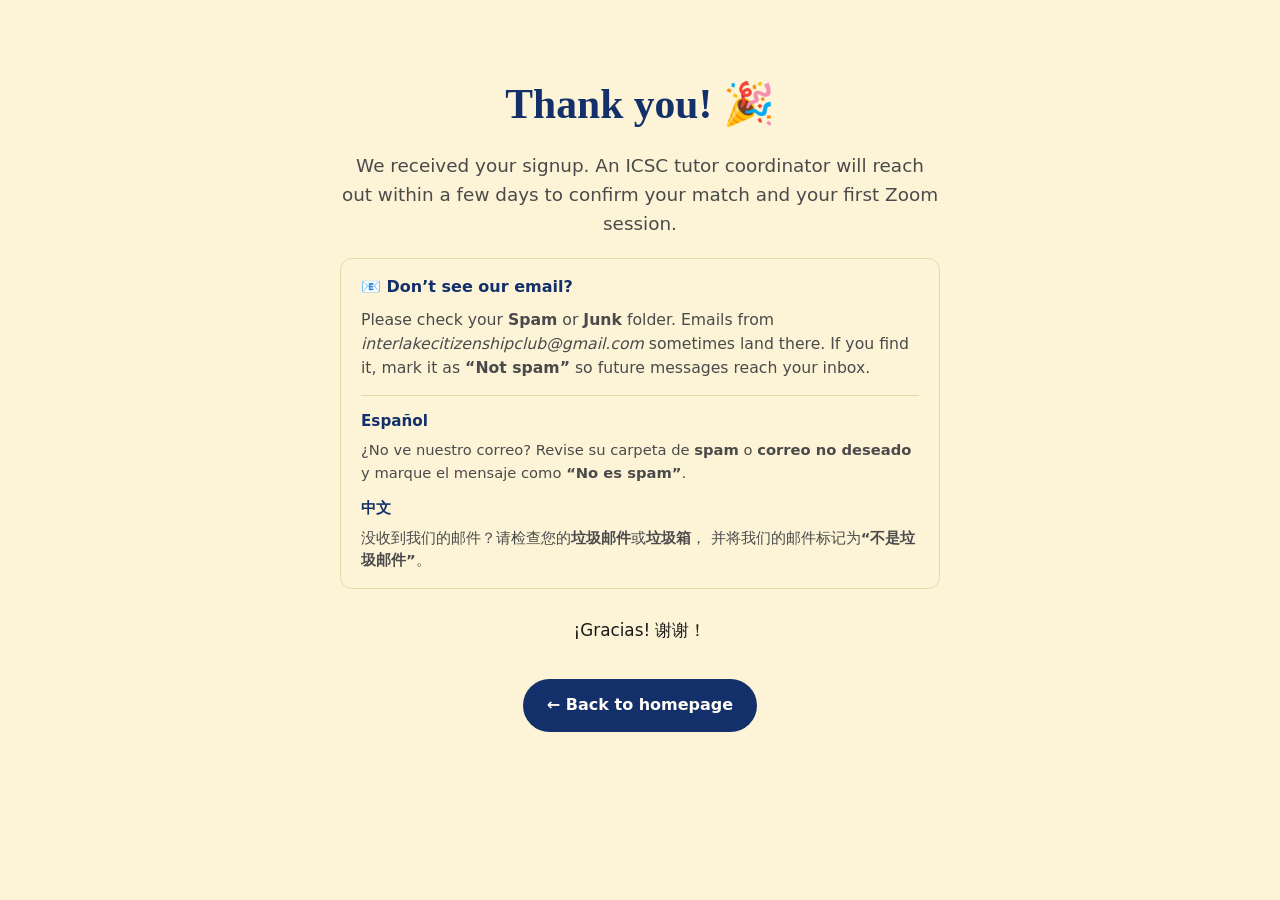
<file: citizenship-website/thanks.html>
<!DOCTYPE html>
<html lang="en">
<head>
  <meta charset="UTF-8" />
  <meta name="viewport" content="width=device-width, initial-scale=1.0" />
  <title>Thank You — Interlake Citizenship Services Club</title>
  <meta name="robots" content="noindex" />
  <link rel="stylesheet" href="styles.css" />
</head>
<body>
  <main class="section" style="min-height: 70vh; display: flex; align-items: center;">
    <div class="container" style="text-align:center;">
      <h1 style="font-family:'Fraunces',serif;color:var(--navy);font-size:2.6rem;margin:0 0 16px;">
        Thank you! 🎉
      </h1>
      <p style="font-size:1.15rem;max-width:600px;margin:0 auto 20px;color:var(--ink-2);">
        We received your signup. An ICSC tutor coordinator will reach out within a few days to confirm
        your match and your first Zoom session.
      </p>

      <div style="max-width:600px;margin:0 auto 28px;padding:16px 20px;background:var(--cream);border:1px solid var(--border);border-radius:12px;text-align:left;">
        <p style="margin:0 0 8px;font-weight:700;color:var(--navy);">
          📧 Don’t see our email?
        </p>
        <p style="margin:0;font-size:0.98rem;color:var(--ink-2);">
          Please check your <strong>Spam</strong> or <strong>Junk</strong> folder.
          Emails from <em>interlakecitizenshipclub@gmail.com</em> sometimes land there.
          If you find it, mark it as <strong>“Not spam”</strong> so future messages reach your inbox.
        </p>
        <hr style="border:none;border-top:1px solid var(--border);margin:14px 0;" />
        <p style="margin:0 0 6px;font-weight:600;color:var(--navy);font-size:0.95rem;">
          Español
        </p>
        <p style="margin:0 0 12px;font-size:0.92rem;color:var(--ink-2);">
          ¿No ve nuestro correo? Revise su carpeta de <strong>spam</strong> o <strong>correo no deseado</strong>
          y marque el mensaje como <strong>“No es spam”</strong>.
        </p>
        <p style="margin:0 0 6px;font-weight:600;color:var(--navy);font-size:0.95rem;">
          中文
        </p>
        <p style="margin:0;font-size:0.92rem;color:var(--ink-2);">
          没收到我们的邮件？请检查您的<strong>垃圾邮件</strong>或<strong>垃圾箱</strong>，
          并将我们的邮件标记为<strong>“不是垃圾邮件”</strong>。
        </p>
      </div>

      <p style="font-size:1.05rem;">
        ¡Gracias! 谢谢！
      </p>
      <p style="margin-top:36px;">
        <a class="btn btn-primary" href="index.html">← Back to homepage</a>
      </p>
    </div>
  </main>
</body>
</html>
</file>
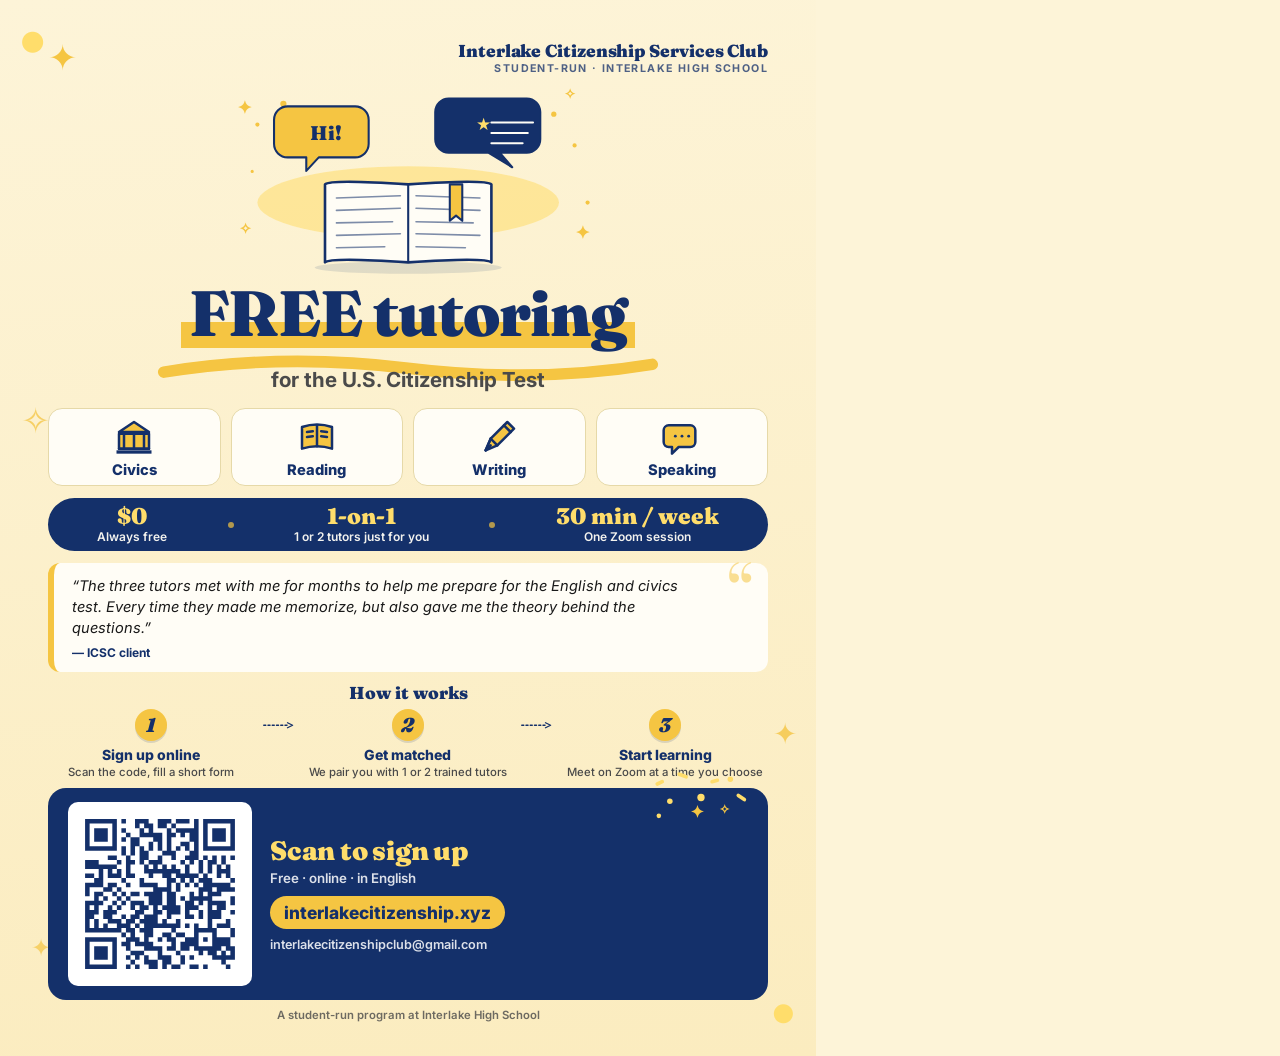
<file: poster/poster-en.html>
<!DOCTYPE html>
<html lang="en">
<head>
<meta charset="UTF-8" />
<style>
@import url('https://fonts.googleapis.com/css2?family=Fraunces:opsz,wght@9..144,700;9..144,900&family=Inter:wght@400;500;600;700;800&display=swap');
@page { size: 8.5in 11in; margin: 0; }
* { box-sizing: border-box; margin: 0; padding: 0; }
:root {
  --cream:  #fdf4d8; --cream2: #fbecbf;
  --navy:   #14306a; --navy2:  #1e4391;
  --yellow: #f5c542; --yellow2:#ffdd6b;
  --ink:    #1a1a1a; --ink2:   #4a4a4a;
  --white:  #fffdf6;
}
html, body { width: 8.5in; height: 11in; }
body {
  font-family: 'Inter','Liberation Sans',sans-serif;
  background: var(--cream); color: var(--ink);
  -webkit-font-smoothing: antialiased; overflow: hidden;
}

.page {
  position: relative;
  width: 8.5in; height: 11in;
  padding: 0.42in 0.5in 0.35in;
  display: flex; flex-direction: column;
  background:
    radial-gradient(circle at 4% 4%,   var(--yellow2) 0 10px, transparent 11px),
    radial-gradient(circle at 96% 96%, var(--yellow2) 0 9px,  transparent 10px),
    linear-gradient(175deg, var(--cream) 0%, var(--cream2) 100%);
  overflow: hidden;
}
.orn { position: absolute; color: var(--yellow); line-height: 1; user-select: none; }
.orn2 { bottom: 3.20in; right: 0.20in; font-size: 22pt; opacity: .8; }
.orn3 { top: 4.20in; left: 0.22in; font-size: 26pt; opacity: .75; }
.orn4 { bottom: 1.00in; left: 0.32in; font-size: 18pt; opacity: .7; }

.head { display: flex; align-items: center; justify-content: space-between; margin-bottom: 8px; }
.head .mark { color: var(--yellow); font-size: 26pt; line-height: 1; }
.head .club { font-family: 'Fraunces','Bitstream Charter',serif; font-weight: 900; font-size: 13pt; color: var(--navy); letter-spacing: -.005em; text-align: right; line-height: 1.1; }
.head .club small { display: block; font-family: 'Inter','Liberation Sans',sans-serif; font-weight: 700; font-size: 8pt; letter-spacing: .13em; color: var(--navy); opacity: .75; text-transform: uppercase; margin-top: 3px; }

.hero-art { margin: 0 auto; width: 3.9in; }
.hero-art svg { display: block; width: 100%; height: auto; }

.hero { text-align: center; margin-top: 2px; }
.hero h1 { font-family: 'Fraunces','Bitstream Charter',serif; font-weight: 900; font-size: 48pt; line-height: .95; color: var(--navy); letter-spacing: -.015em; }
.hero .free-wrap { display: inline-block; }
.hero .free { background: linear-gradient(180deg, transparent 62%, var(--yellow) 62%, var(--yellow) 95%, transparent 95%); padding: 0 8px; }
.hero h2 { margin-top: 8px; font-weight: 700; font-size: 15.5pt; color: var(--ink2); line-height: 1.28; }

.subjects { margin-top: 14px; display: grid; grid-template-columns: repeat(4, 1fr); gap: 10px; }
.subj { display: flex; flex-direction: column; align-items: center; gap: 5px; padding: 8px 4px 6px; background: var(--white); border: 1.5px solid #e6d9a8; border-radius: 14px; }
.subj .ico { color: var(--navy); width: 40px; height: 40px; }
.subj .ico svg { width: 40px; height: 40px; }
.subj b { font-size: 11pt; font-weight: 800; color: var(--navy); text-align: center; line-height: 1.15; }

.pillars { margin-top: 12px; display: flex; align-items: center; justify-content: space-around; padding: 7px 16px; background: var(--navy); color: var(--white); border-radius: 999px; }
.pillars .p { text-align: center; padding: 0 6px; min-width: 0; }
.pillars .p b { display: block; font-family: 'Fraunces','Bitstream Charter',serif; font-weight: 900; font-size: 17pt; line-height: 1; color: var(--yellow2); margin-bottom: 2px; }
.pillars .p span { display: block; font-size: 9pt; font-weight: 600; opacity: .95; }
.pillars .sep { width: 6px; height: 6px; border-radius: 999px; background: var(--yellow); flex: none; opacity: .7; }

.quote { margin-top: 12px; background: var(--white); border-left: 6px solid var(--yellow); border-radius: 12px; padding: 13px 18px 12px; position: relative; }
.quote::before { content: '\201C'; position: absolute; top: -8px; right: 14px; font-family: 'Fraunces','Bitstream Charter',serif; font-size: 60pt; color: var(--yellow); line-height: 1; opacity: .55; }
.quote p { font-size: 11pt; font-style: italic; color: var(--ink); line-height: 1.42; padding-right: 40px; }
.quote footer { margin-top: 6px; font-size: 9pt; font-weight: 700; color: var(--navy); font-style: normal; }

.steps-h { margin-top: 10px; text-align: center; font-family: 'Fraunces','Bitstream Charter',serif; font-weight: 900; font-size: 13pt; color: var(--navy); }
.steps { margin-top: 6px; display: grid; grid-template-columns: 1fr 40px 1fr 40px 1fr; align-items: start; gap: 6px; }
.step { text-align: center; padding: 0 2px; }
.step i { display: inline-flex; align-items: center; justify-content: center; width: 32px; height: 32px; border-radius: 999px; background: var(--yellow); color: var(--navy); font-family: 'Fraunces','Bitstream Charter',serif; font-weight: 900; font-size: 15pt; margin-bottom: 5px; box-shadow: 0 2px 0 rgba(20,48,106,.15); }
.step b { display: block; font-size: 10.5pt; font-weight: 800; color: var(--navy); margin-bottom: 2px; }
.step span { display: block; font-size: 8.5pt; font-weight: 500; color: var(--ink2); line-height: 1.28; }
.arrow { display: flex; align-items: center; justify-content: center; padding-top: 12px; }
.arrow svg { width: 34px; }

.signup { margin-top: auto; background: var(--navy); border-radius: 18px; padding: 14px 20px; display: flex; align-items: center; gap: 18px; color: var(--white); position: relative; }
.signup .confetti { position: absolute; top: -18px; right: 12px; width: 110px; height: 55px; }
.signup .confetti svg { width: 100%; height: 100%; }
.qr-box { background: #fff; padding: 8px; border-radius: 10px; line-height: 0; flex: none; }
.qr-box svg { display: block; width: 1.75in; height: 1.75in; }
.cta { flex: 1; min-width: 0; }
.cta .go { font-family: 'Fraunces','Bitstream Charter',serif; font-weight: 900; font-size: 20pt; line-height: 1.02; color: var(--yellow2); letter-spacing: -.008em; }
.cta .sub { margin-top: 6px; font-size: 10pt; font-weight: 600; color: rgba(255,255,255,.85); }
.cta .url { margin-top: 10px; display: inline-block; background: var(--yellow); color: var(--navy); font-weight: 800; font-size: 13pt; padding: 6px 14px; border-radius: 999px; }
.cta .mail { margin-top: 8px; font-size: 9.5pt; font-weight: 600; color: rgba(255,255,255,.85); word-break: break-all; }

.footer { margin-top: 8px; text-align: center; font-size: 8.5pt; font-weight: 600; color: var(--ink2); opacity: .8; }
</style>
</head>
<body>
<div class="page">
  <div class="orn orn2">✦</div>
  <div class="orn orn3">✧</div>
  <div class="orn orn4">✦</div>

  <div class="head">
    <div class="mark">✦</div>
    <div class="club">Interlake Citizenship Services Club<small>Student-run · Interlake High School</small></div>
  </div>

  <div class="hero-art">
<svg viewBox="0 0 720 380" xmlns="http://www.w3.org/2000/svg" role="img" aria-label="Illustration: open book with two chat bubbles">
  <ellipse cx="360" cy="230" rx="290" ry="70" fill="#ffdd6b" opacity=".55"/>
  <g fill="#f5c542"><circle cx="70" cy="80" r="4"/><circle cx="120" cy="40" r="6"/><circle cx="640" cy="60" r="5"/><circle cx="680" cy="120" r="4"/><circle cx="60" cy="170" r="3"/><circle cx="705" cy="230" r="4"/></g>
  <g fill="#f5c542" font-family="serif" font-weight="900"><text x="30" y="60" font-size="34">✦</text><text x="660" y="30" font-size="26">✧</text><text x="35" y="290" font-size="28">✧</text><text x="680" y="300" font-size="34">✦</text></g>
  <g transform="translate(120 45)"><path d="M8,0 h130 a26,26 0 0 1 26,26 v46 a26,26 0 0 1 -26,26 h-70 l-24,26 v-26 h-36 a26,26 0 0 1 -26,-26 v-46 a26,26 0 0 1 26,-26 z" fill="#f5c542" stroke="#14306a" stroke-width="4" stroke-linejoin="round"/><text x="82" y="65" text-anchor="middle" font-family="Fraunces,serif" font-weight="900" font-size="38" fill="#14306a">Hi!</text></g>
  <g transform="translate(430 30)"><path d="M8,0 h150 a26,26 0 0 1 26,26 v52 a26,26 0 0 1 -26,26 h-52 l24,28 -46,-28 h-76 a26,26 0 0 1 -26,-26 v-52 a26,26 0 0 1 26,-26 z" fill="#14306a" stroke="#14306a" stroke-width="4" stroke-linejoin="round"/><text x="60" y="60" font-size="32" fill="#ffdd6b" font-family="serif">★</text><g stroke="#fffdf6" stroke-width="4" stroke-linecap="round"><line x1="90" y1="46" x2="170" y2="46"/><line x1="90" y1="66" x2="160" y2="66"/><line x1="90" y1="86" x2="150" y2="86"/></g></g>
  <g transform="translate(200 175)"><ellipse cx="160" cy="180" rx="180" ry="12" fill="#14306a" opacity=".12"/><path d="M0,20 Q10,10 160,20 Q310,10 320,20 L320,170 Q310,160 160,170 Q10,160 0,170 Z" fill="#fffdf6" stroke="#14306a" stroke-width="5" stroke-linejoin="round"/><line x1="160" y1="20" x2="160" y2="170" stroke="#14306a" stroke-width="4"/><g stroke="#14306a" stroke-width="3" stroke-linecap="round" opacity=".55"><line x1="22" y1="46" x2="145" y2="42"/><line x1="22" y1="70" x2="145" y2="66"/><line x1="22" y1="94" x2="130" y2="92"/><line x1="22" y1="118" x2="145" y2="115"/><line x1="22" y1="142" x2="115" y2="140"/></g><g stroke="#14306a" stroke-width="3" stroke-linecap="round" opacity=".55"><line x1="175" y1="42" x2="298" y2="46"/><line x1="175" y1="66" x2="298" y2="70"/><line x1="175" y1="92" x2="285" y2="94"/><line x1="175" y1="115" x2="298" y2="118"/><line x1="175" y1="140" x2="270" y2="142"/></g><path d="M240,20 L240,90 L252,80 L264,90 L264,20 Z" fill="#f5c542" stroke="#14306a" stroke-width="4" stroke-linejoin="round"/></g>
</svg>
</div>

  <div class="hero">
    <h1><span class="free-wrap"><span class="free">FREE tutoring</span></span></h1>
    <span style="display:block;margin:2px auto 0;width:70%;height:14px;"><svg viewBox="0 0 260 20" xmlns="http://www.w3.org/2000/svg" aria-hidden="true" preserveAspectRatio="none"><path d="M4,14 Q65,4 130,12 T256,10" fill="none" stroke="#f5c542" stroke-width="6" stroke-linecap="round"/></svg></span>
    <h2>for the U.S. Citizenship Test</h2>
  </div>

  <div class="subjects">
    <div class="subj"><div class="ico"><svg viewBox="0 0 48 48" xmlns="http://www.w3.org/2000/svg" aria-hidden="true"><g fill="none" stroke="currentColor" stroke-width="3" stroke-linecap="round" stroke-linejoin="round"><rect x="6" y="20" width="36" height="18" fill="#f5c542" stroke="currentColor"/><line x1="6" y1="38" x2="42" y2="38"/><line x1="12" y1="20" x2="12" y2="38"/><line x1="24" y1="20" x2="24" y2="38"/><line x1="36" y1="20" x2="36" y2="38"/><polygon points="24,6 6,18 42,18" fill="#f5c542" stroke="currentColor"/><rect x="3" y="40" width="42" height="4" fill="currentColor" stroke="none"/></g></svg></div><b>Civics</b></div>
    <div class="subj"><div class="ico"><svg viewBox="0 0 48 48" xmlns="http://www.w3.org/2000/svg" aria-hidden="true"><g fill="none" stroke="currentColor" stroke-width="3" stroke-linecap="round" stroke-linejoin="round"><path d="M6,12 Q24,6 42,12 L42,38 Q24,32 6,38 Z" fill="#f5c542"/><line x1="24" y1="10" x2="24" y2="35"/><line x1="12" y1="18" x2="19" y2="17"/><line x1="12" y1="24" x2="19" y2="23"/><line x1="29" y1="17" x2="36" y2="18"/><line x1="29" y1="23" x2="36" y2="24"/></g></svg></div><b>Reading</b></div>
    <div class="subj"><div class="ico"><svg viewBox="0 0 48 48" xmlns="http://www.w3.org/2000/svg" aria-hidden="true"><g fill="none" stroke="currentColor" stroke-width="3" stroke-linecap="round" stroke-linejoin="round"><path d="M8,40 L14,26 L34,6 L42,14 L22,34 Z" fill="#f5c542"/><line x1="14" y1="26" x2="22" y2="34"/><line x1="30" y1="10" x2="38" y2="18"/><line x1="8" y1="40" x2="14" y2="26"/><path d="M8,40 L14,34"/></g></svg></div><b>Writing</b></div>
    <div class="subj"><div class="ico"><svg viewBox="0 0 48 48" xmlns="http://www.w3.org/2000/svg" aria-hidden="true"><g fill="none" stroke="currentColor" stroke-width="3" stroke-linecap="round" stroke-linejoin="round"><path d="M8,10 h26 a6,6 0 0 1 6,6 v14 a6,6 0 0 1 -6,6 h-14 l-8,8 v-8 h-4 a6,6 0 0 1 -6,-6 v-14 a6,6 0 0 1 6,-6 z" fill="#f5c542"/><circle cx="16" cy="23" r="1.7" fill="currentColor" stroke="none"/><circle cx="24" cy="23" r="1.7" fill="currentColor" stroke="none"/><circle cx="32" cy="23" r="1.7" fill="currentColor" stroke="none"/></g></svg></div><b>Speaking</b></div>
  </div>

  <div class="pillars">
    <div class="p"><b>$0</b><span>Always free</span></div>
    <div class="sep"></div>
    <div class="p"><b>1-on-1</b><span>1 or 2 tutors just for you</span></div>
    <div class="sep"></div>
    <div class="p"><b>30 min / week</b><span>One Zoom session</span></div>
  </div>

  <div class="quote">
    <p>“The three tutors met with me for months to help me prepare for the English and civics test. Every time they made me memorize, but also gave me the theory behind the questions.”</p>
    <footer>— ICSC client</footer>
  </div>

  <p class="steps-h">How it works</p>
  <div class="steps">
    <div class="step"><i>1</i><b>Sign up online</b><span>Scan the code, fill a short form</span></div>
    <div class="arrow"><svg viewBox="0 0 80 20" xmlns="http://www.w3.org/2000/svg" aria-hidden="true"><line x1="4" y1="10" x2="60" y2="10" stroke="#14306a" stroke-width="3" stroke-dasharray="5 5" stroke-linecap="round"/><polyline points="60,4 72,10 60,16" fill="none" stroke="#14306a" stroke-width="3" stroke-linecap="round" stroke-linejoin="round"/></svg></div>
    <div class="step"><i>2</i><b>Get matched</b><span>We pair you with 1 or 2 trained tutors</span></div>
    <div class="arrow"><svg viewBox="0 0 80 20" xmlns="http://www.w3.org/2000/svg" aria-hidden="true"><line x1="4" y1="10" x2="60" y2="10" stroke="#14306a" stroke-width="3" stroke-dasharray="5 5" stroke-linecap="round"/><polyline points="60,4 72,10 60,16" fill="none" stroke="#14306a" stroke-width="3" stroke-linecap="round" stroke-linejoin="round"/></svg></div>
    <div class="step"><i>3</i><b>Start learning</b><span>Meet on Zoom at a time you choose</span></div>
  </div>

  <div class="signup">
    <div class="confetti"><svg viewBox="0 0 120 60" xmlns="http://www.w3.org/2000/svg" aria-hidden="true"><g fill="#ffdd6b"><rect x="10" y="12" width="10" height="4" rx="2" transform="rotate(-25 15 14)"/><rect x="34" y="4" width="12" height="4" rx="2" transform="rotate(20 40 6)"/><rect x="70" y="10" width="10" height="4" rx="2" transform="rotate(-15 75 12)"/><rect x="98" y="28" width="12" height="4" rx="2" transform="rotate(35 104 30)"/><circle cx="26" cy="34" r="3"/><circle cx="60" cy="30" r="4"/><circle cx="92" cy="10" r="3"/><circle cx="14" cy="50" r="2.5"/></g><g fill="#f5c542" font-family="serif" font-weight="900"><text x="48" y="52" font-size="18">✦</text><text x="80" y="48" font-size="14">✧</text></g></svg></div>
    <div class="qr-box"><svg viewBox="0 0 37 37" xmlns="http://www.w3.org/2000/svg" role="img" aria-label="QR code to interlakecitizenship.xyz"><rect width="37" height="37" fill="#ffffff"/><path d="M2,2H3V3H2zM3,2H4V3H3zM4,2H5V3H4zM5,2H6V3H5zM6,2H7V3H6zM7,2H8V3H7zM8,2H9V3H8zM10,2H11V3H10zM13,2H14V3H13zM14,2H15V3H14zM15,2H16V3H15zM18,2H19V3H18zM19,2H20V3H19zM20,2H21V3H20zM22,2H23V3H22zM23,2H24V3H23zM24,2H25V3H24zM26,2H27V3H26zM28,2H29V3H28zM29,2H30V3H29zM30,2H31V3H30zM31,2H32V3H31zM32,2H33V3H32zM33,2H34V3H33zM34,2H35V3H34zM2,3H3V4H2zM8,3H9V4H8zM13,3H14V4H13zM15,3H16V4H15zM16,3H17V4H16zM18,3H19V4H18zM19,3H20V4H19zM21,3H22V4H21zM26,3H27V4H26zM28,3H29V4H28zM34,3H35V4H34zM2,4H3V5H2zM4,4H5V5H4zM5,4H6V5H5zM6,4H7V5H6zM8,4H9V5H8zM10,4H11V5H10zM14,4H15V5H14zM16,4H17V5H16zM20,4H21V5H20zM22,4H23V5H22zM23,4H24V5H23zM24,4H25V5H24zM25,4H26V5H25zM26,4H27V5H26zM28,4H29V5H28zM30,4H31V5H30zM31,4H32V5H31zM32,4H33V5H32zM34,4H35V5H34zM2,5H3V6H2zM4,5H5V6H4zM5,5H6V6H5zM6,5H7V6H6zM8,5H9V6H8zM11,5H12V6H11zM14,5H15V6H14zM15,5H16V6H15zM16,5H17V6H16zM17,5H18V6H17zM18,5H19V6H18zM20,5H21V6H20zM21,5H22V6H21zM23,5H24V6H23zM25,5H26V6H25zM26,5H27V6H26zM28,5H29V6H28zM30,5H31V6H30zM31,5H32V6H31zM32,5H33V6H32zM34,5H35V6H34zM2,6H3V7H2zM4,6H5V7H4zM5,6H6V7H5zM6,6H7V7H6zM8,6H9V7H8zM10,6H11V7H10zM12,6H13V7H12zM13,6H14V7H13zM17,6H18V7H17zM18,6H19V7H18zM20,6H21V7H20zM25,6H26V7H25zM26,6H27V7H26zM28,6H29V7H28zM30,6H31V7H30zM31,6H32V7H31zM32,6H33V7H32zM34,6H35V7H34zM2,7H3V8H2zM8,7H9V8H8zM12,7H13V8H12zM13,7H14V8H13zM16,7H17V8H16zM18,7H19V8H18zM20,7H21V8H20zM23,7H24V8H23zM24,7H25V8H24zM26,7H27V8H26zM28,7H29V8H28zM34,7H35V8H34zM2,8H3V9H2zM3,8H4V9H3zM4,8H5V9H4zM5,8H6V9H5zM6,8H7V9H6zM7,8H8V9H7zM8,8H9V9H8zM10,8H11V9H10zM12,8H13V9H12zM14,8H15V9H14zM16,8H17V9H16zM18,8H19V9H18zM20,8H21V9H20zM22,8H23V9H22zM24,8H25V9H24zM26,8H27V9H26zM28,8H29V9H28zM29,8H30V9H29zM30,8H31V9H30zM31,8H32V9H31zM32,8H33V9H32zM33,8H34V9H33zM34,8H35V9H34zM10,9H11V10H10zM12,9H13V10H12zM14,9H15V10H14zM15,9H16V10H15zM19,9H20V10H19zM20,9H21V10H20zM21,9H22V10H21zM25,9H26V10H25zM26,9H27V10H26zM7,10H8V11H7zM8,10H9V11H8zM11,10H12V11H11zM14,10H15V11H14zM15,10H16V11H15zM18,10H19V11H18zM21,10H22V11H21zM24,10H25V11H24zM25,10H26V11H25zM26,10H27V11H26zM28,10H29V11H28zM30,10H31V11H30zM32,10H33V11H32zM34,10H35V11H34zM2,11H3V12H2zM3,11H4V12H3zM4,11H5V12H4zM9,11H10V12H9zM11,11H12V12H11zM12,11H13V12H12zM14,11H15V12H14zM16,11H17V12H16zM17,11H18V12H17zM18,11H19V12H18zM23,11H24V12H23zM25,11H26V12H25zM27,11H28V12H27zM29,11H30V12H29zM30,11H31V12H30zM32,11H33V12H32zM2,12H3V13H2zM3,12H4V13H3zM4,12H5V13H4zM5,12H6V13H5zM6,12H7V13H6zM7,12H8V13H7zM8,12H9V13H8zM11,12H12V13H11zM15,12H16V13H15zM17,12H18V13H17zM19,12H20V13H19zM21,12H22V13H21zM24,12H25V13H24zM27,12H28V13H27zM29,12H30V13H29zM31,12H32V13H31zM33,12H34V13H33zM5,13H6V14H5zM7,13H8V14H7zM9,13H10V14H9zM11,13H12V14H11zM15,13H16V14H15zM16,13H17V14H16zM17,13H18V14H17zM18,13H19V14H18zM19,13H20V14H19zM20,13H21V14H20zM21,13H22V14H21zM22,13H23V14H22zM24,13H25V14H24zM27,13H28V14H27zM29,13H30V14H29zM31,13H32V14H31zM32,13H33V14H32zM33,13H34V14H33zM2,14H3V15H2zM3,14H4V15H3zM5,14H6V15H5zM7,14H8V15H7zM8,14H9V15H8zM9,14H10V15H9zM11,14H12V15H11zM12,14H13V15H12zM16,14H17V15H16zM19,14H20V15H19zM20,14H21V15H20zM22,14H23V15H22zM23,14H24V15H23zM24,14H25V15H24zM25,14H26V15H25zM26,14H27V15H26zM28,14H29V15H28zM31,14H32V15H31zM33,14H34V15H33zM4,15H5V16H4zM5,15H6V16H5zM10,15H11V16H10zM14,15H15V16H14zM20,15H21V16H20zM21,15H22V16H21zM23,15H24V16H23zM25,15H26V16H25zM27,15H28V16H27zM28,15H29V16H28zM29,15H30V16H29zM34,15H35V16H34zM2,16H3V17H2zM3,16H4V17H3zM4,16H5V17H4zM5,16H6V17H5zM7,16H8V17H7zM8,16H9V17H8zM11,16H12V17H11zM14,16H15V17H14zM15,16H16V17H15zM16,16H17V17H16zM17,16H18V17H17zM20,16H21V17H20zM22,16H23V17H22zM24,16H25V17H24zM26,16H27V17H26zM28,16H29V17H28zM29,16H30V17H29zM30,16H31V17H30zM31,16H32V17H31zM32,16H33V17H32zM33,16H34V17H33zM2,17H3V18H2zM6,17H7V18H6zM7,17H8V18H7zM9,17H10V18H9zM17,17H18V18H17zM18,17H19V18H18zM19,17H20V18H19zM20,17H21V18H20zM22,17H23V18H22zM27,17H28V18H27zM28,17H29V18H28zM29,17H30V18H29zM31,17H32V18H31zM32,17H33V18H32zM33,17H34V18H33zM34,17H35V18H34zM2,18H3V19H2zM4,18H5V19H4zM5,18H6V19H5zM8,18H9V19H8zM10,18H11V19H10zM12,18H13V19H12zM13,18H14V19H13zM15,18H16V19H15zM16,18H17V19H16zM17,18H18V19H17zM18,18H19V19H18zM20,18H21V19H20zM21,18H22V19H21zM25,18H26V19H25zM27,18H28V19H27zM29,18H30V19H29zM30,18H31V19H30zM31,18H32V19H31zM4,19H5V20H4zM6,19H7V20H6zM9,19H10V20H9zM11,19H12V20H11zM16,19H17V20H16zM17,19H18V20H17zM18,19H19V20H18zM20,19H21V20H20zM21,19H22V20H21zM23,19H24V20H23zM25,19H26V20H25zM26,19H27V20H26zM27,19H28V20H27zM28,19H29V20H28zM29,19H30V20H29zM34,19H35V20H34zM2,20H3V21H2zM3,20H4V21H3zM4,20H5V21H4zM5,20H6V21H5zM8,20H9V21H8zM10,20H11V21H10zM12,20H13V21H12zM13,20H14V21H13zM14,20H15V21H14zM16,20H17V21H16zM17,20H18V21H17zM18,20H19V21H18zM20,20H21V21H20zM21,20H22V21H21zM24,20H25V21H24zM25,20H26V21H25zM27,20H28V21H27zM29,20H30V21H29zM30,20H31V21H30zM31,20H32V21H31zM32,20H33V21H32zM34,20H35V21H34zM2,21H3V22H2zM4,21H5V22H4zM7,21H8V22H7zM9,21H10V22H9zM12,21H13V22H12zM14,21H15V22H14zM15,21H16V22H15zM17,21H18V22H17zM19,21H20V22H19zM20,21H21V22H20zM21,21H22V22H21zM22,21H23V22H22zM24,21H25V22H24zM25,21H26V22H25zM26,21H27V22H26zM29,21H30V22H29zM31,21H32V22H31zM32,21H33V22H32zM2,22H3V23H2zM3,22H4V23H3zM4,22H5V23H4zM6,22H7V23H6zM7,22H8V23H7zM8,22H9V23H8zM13,22H14V23H13zM14,22H15V23H14zM17,22H18V23H17zM18,22H19V23H18zM20,22H21V23H20zM21,22H22V23H21zM22,22H23V23H22zM24,22H25V23H24zM27,22H28V23H27zM29,22H30V23H29zM30,22H31V23H30zM31,22H32V23H31zM34,22H35V23H34zM2,23H3V24H2zM3,23H4V24H3zM6,23H7V24H6zM7,23H8V24H7zM10,23H11V24H10zM12,23H13V24H12zM13,23H14V24H13zM15,23H16V24H15zM16,23H17V24H16zM17,23H18V24H17zM20,23H21V24H20zM24,23H25V24H24zM25,23H26V24H25zM27,23H28V24H27zM29,23H30V24H29zM30,23H31V24H30zM31,23H32V24H31zM2,24H3V25H2zM4,24H5V25H4zM7,24H8V25H7zM8,24H9V25H8zM9,24H10V25H9zM11,24H12V25H11zM12,24H13V25H12zM14,24H15V25H14zM15,24H16V25H15zM16,24H17V25H16zM17,24H18V25H17zM19,24H20V25H19zM22,24H23V25H22zM29,24H30V25H29zM33,24H34V25H33zM2,25H3V26H2zM4,25H5V26H4zM6,25H7V26H6zM9,25H10V26H9zM10,25H11V26H10zM11,25H12V26H11zM13,25H14V26H13zM15,25H16V26H15zM16,25H17V26H16zM17,25H18V26H17zM18,25H19V26H18zM19,25H20V26H19zM20,25H21V26H20zM21,25H22V26H21zM22,25H23V26H22zM24,25H25V26H24zM26,25H27V26H26zM29,25H30V26H29zM31,25H32V26H31zM32,25H33V26H32zM33,25H34V26H33zM2,26H3V27H2zM3,26H4V27H3zM4,26H5V27H4zM5,26H6V27H5zM6,26H7V27H6zM7,26H8V27H7zM8,26H9V27H8zM9,26H10V27H9zM11,26H12V27H11zM12,26H13V27H12zM14,26H15V27H14zM15,26H16V27H15zM16,26H17V27H16zM21,26H22V27H21zM26,26H27V27H26zM27,26H28V27H27zM28,26H29V27H28zM29,26H30V27H29zM30,26H31V27H30zM34,26H35V27H34zM10,27H11V28H10zM12,27H13V28H12zM15,27H16V28H15zM16,27H17V28H16zM19,27H20V28H19zM20,27H21V28H20zM22,27H23V28H22zM23,27H24V28H23zM26,27H27V28H26zM30,27H31V28H30zM34,27H35V28H34zM2,28H3V29H2zM3,28H4V29H3zM4,28H5V29H4zM5,28H6V29H5zM6,28H7V29H6zM7,28H8V29H7zM8,28H9V29H8zM11,28H12V29H11zM12,28H13V29H12zM13,28H14V29H13zM15,28H16V29H15zM18,28H19V29H18zM20,28H21V29H20zM21,28H22V29H21zM24,28H25V29H24zM25,28H26V29H25zM26,28H27V29H26zM28,28H29V29H28zM30,28H31V29H30zM31,28H32V29H31zM32,28H33V29H32zM33,28H34V29H33zM2,29H3V30H2zM8,29H9V30H8zM10,29H11V30H10zM11,29H12V30H11zM13,29H14V30H13zM14,29H15V30H14zM15,29H16V30H15zM16,29H17V30H16zM21,29H22V30H21zM23,29H24V30H23zM24,29H25V30H24zM25,29H26V30H25zM26,29H27V30H26zM30,29H31V30H30zM31,29H32V30H31zM32,29H33V30H32zM33,29H34V30H33zM2,30H3V31H2zM4,30H5V31H4zM5,30H6V31H5zM6,30H7V31H6zM8,30H9V31H8zM11,30H12V31H11zM15,30H16V31H15zM16,30H17V31H16zM17,30H18V31H17zM18,30H19V31H18zM20,30H21V31H20zM21,30H22V31H21zM23,30H24V31H23zM24,30H25V31H24zM26,30H27V31H26zM27,30H28V31H27zM28,30H29V31H28zM29,30H30V31H29zM30,30H31V31H30zM31,30H32V31H31zM33,30H34V31H33zM34,30H35V31H34zM2,31H3V32H2zM4,31H5V32H4zM5,31H6V32H5zM6,31H7V32H6zM8,31H9V32H8zM12,31H13V32H12zM13,31H14V32H13zM14,31H15V32H14zM18,31H19V32H18zM22,31H23V32H22zM27,31H28V32H27zM29,31H30V32H29zM30,31H31V32H30zM32,31H33V32H32zM34,31H35V32H34zM2,32H3V33H2zM4,32H5V33H4zM5,32H6V33H5zM6,32H7V33H6zM8,32H9V33H8zM11,32H12V33H11zM13,32H14V33H13zM15,32H16V33H15zM18,32H19V33H18zM19,32H20V33H19zM20,32H21V33H20zM23,32H24V33H23zM25,32H26V33H25zM30,32H31V33H30zM31,32H32V33H31zM32,32H33V33H32zM33,32H34V33H33zM34,32H35V33H34zM2,33H3V34H2zM8,33H9V34H8zM12,33H13V34H12zM15,33H16V34H15zM16,33H17V34H16zM17,33H18V34H17zM19,33H20V34H19zM20,33H21V34H20zM23,33H24V34H23zM32,33H33V34H32zM2,34H3V35H2zM3,34H4V35H3zM4,34H5V35H4zM5,34H6V35H5zM6,34H7V35H6zM7,34H8V35H7zM8,34H9V35H8zM11,34H12V35H11zM13,34H14V35H13zM16,34H17V35H16zM17,34H18V35H17zM19,34H20V35H19zM21,34H22V35H21zM22,34H23V35H22zM25,34H26V35H25zM26,34H27V35H26zM28,34H29V35H28zM33,34H34V35H33z" fill="#14306a"/></svg></div>
    <div class="cta">
      <div class="go">Scan to sign up</div>
      <div class="sub">Free · online · in English</div>
      <div class="url">interlakecitizenship.xyz</div>
      <div class="mail">interlakecitizenshipclub@gmail.com</div>
    </div>
  </div>

  <p class="footer">A student-run program at Interlake High School</p>
</div>
</body>
</html>
</file>
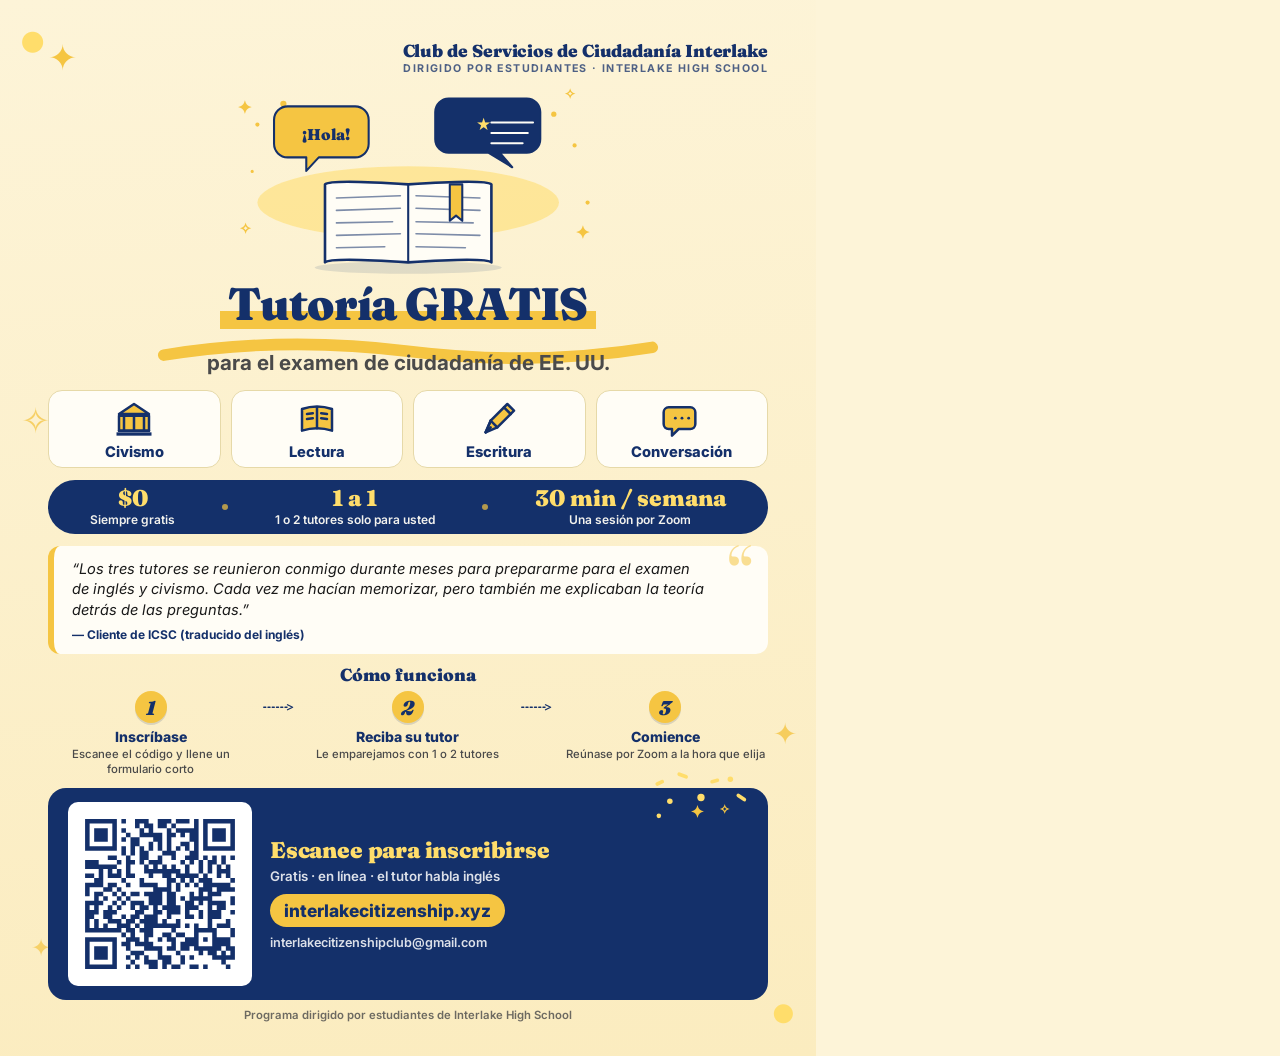
<file: poster/poster-es.html>
<!DOCTYPE html>
<html lang="es">
<head>
<meta charset="UTF-8" />
<style>
@import url('https://fonts.googleapis.com/css2?family=Fraunces:opsz,wght@9..144,700;9..144,900&family=Inter:wght@400;500;600;700;800&display=swap');
@page { size: 8.5in 11in; margin: 0; }
* { box-sizing: border-box; margin: 0; padding: 0; }
:root {
  --cream:  #fdf4d8; --cream2: #fbecbf;
  --navy:   #14306a; --navy2:  #1e4391;
  --yellow: #f5c542; --yellow2:#ffdd6b;
  --ink:    #1a1a1a; --ink2:   #4a4a4a;
  --white:  #fffdf6;
}
html, body { width: 8.5in; height: 11in; }
body {
  font-family: 'Inter','Liberation Sans',sans-serif;
  background: var(--cream); color: var(--ink);
  -webkit-font-smoothing: antialiased; overflow: hidden;
}

.page {
  position: relative;
  width: 8.5in; height: 11in;
  padding: 0.42in 0.5in 0.35in;
  display: flex; flex-direction: column;
  background:
    radial-gradient(circle at 4% 4%,   var(--yellow2) 0 10px, transparent 11px),
    radial-gradient(circle at 96% 96%, var(--yellow2) 0 9px,  transparent 10px),
    linear-gradient(175deg, var(--cream) 0%, var(--cream2) 100%);
  overflow: hidden;
}
.orn { position: absolute; color: var(--yellow); line-height: 1; user-select: none; }
.orn2 { bottom: 3.20in; right: 0.20in; font-size: 22pt; opacity: .8; }
.orn3 { top: 4.20in; left: 0.22in; font-size: 26pt; opacity: .75; }
.orn4 { bottom: 1.00in; left: 0.32in; font-size: 18pt; opacity: .7; }

.head { display: flex; align-items: center; justify-content: space-between; margin-bottom: 8px; }
.head .mark { color: var(--yellow); font-size: 26pt; line-height: 1; }
.head .club { font-family: 'Fraunces','Bitstream Charter',serif; font-weight: 900; font-size: 13pt; color: var(--navy); letter-spacing: -.005em; text-align: right; line-height: 1.1; }
.head .club small { display: block; font-family: 'Inter','Liberation Sans',sans-serif; font-weight: 700; font-size: 8pt; letter-spacing: .13em; color: var(--navy); opacity: .75; text-transform: uppercase; margin-top: 3px; }

.hero-art { margin: 0 auto; width: 3.9in; }
.hero-art svg { display: block; width: 100%; height: auto; }

.hero { text-align: center; margin-top: 2px; }
.hero h1 { font-family: 'Fraunces','Bitstream Charter',serif; font-weight: 900; font-size: 34pt; line-height: .95; color: var(--navy); letter-spacing: -.015em; }
.hero .free-wrap { display: inline-block; }
.hero .free { background: linear-gradient(180deg, transparent 62%, var(--yellow) 62%, var(--yellow) 95%, transparent 95%); padding: 0 8px; }
.hero h2 { margin-top: 8px; font-weight: 700; font-size: 15.5pt; color: var(--ink2); line-height: 1.28; }

.subjects { margin-top: 14px; display: grid; grid-template-columns: repeat(4, 1fr); gap: 10px; }
.subj { display: flex; flex-direction: column; align-items: center; gap: 5px; padding: 8px 4px 6px; background: var(--white); border: 1.5px solid #e6d9a8; border-radius: 14px; }
.subj .ico { color: var(--navy); width: 40px; height: 40px; }
.subj .ico svg { width: 40px; height: 40px; }
.subj b { font-size: 11pt; font-weight: 800; color: var(--navy); text-align: center; line-height: 1.15; }

.pillars { margin-top: 12px; display: flex; align-items: center; justify-content: space-around; padding: 7px 16px; background: var(--navy); color: var(--white); border-radius: 999px; }
.pillars .p { text-align: center; padding: 0 6px; min-width: 0; }
.pillars .p b { display: block; font-family: 'Fraunces','Bitstream Charter',serif; font-weight: 900; font-size: 17pt; line-height: 1; color: var(--yellow2); margin-bottom: 2px; }
.pillars .p span { display: block; font-size: 9pt; font-weight: 600; opacity: .95; }
.pillars .sep { width: 6px; height: 6px; border-radius: 999px; background: var(--yellow); flex: none; opacity: .7; }

.quote { margin-top: 12px; background: var(--white); border-left: 6px solid var(--yellow); border-radius: 12px; padding: 13px 18px 12px; position: relative; }
.quote::before { content: '\201C'; position: absolute; top: -8px; right: 14px; font-family: 'Fraunces','Bitstream Charter',serif; font-size: 60pt; color: var(--yellow); line-height: 1; opacity: .55; }
.quote p { font-size: 11pt; font-style: italic; color: var(--ink); line-height: 1.42; padding-right: 40px; }
.quote footer { margin-top: 6px; font-size: 9pt; font-weight: 700; color: var(--navy); font-style: normal; }

.steps-h { margin-top: 10px; text-align: center; font-family: 'Fraunces','Bitstream Charter',serif; font-weight: 900; font-size: 13pt; color: var(--navy); }
.steps { margin-top: 6px; display: grid; grid-template-columns: 1fr 40px 1fr 40px 1fr; align-items: start; gap: 6px; }
.step { text-align: center; padding: 0 2px; }
.step i { display: inline-flex; align-items: center; justify-content: center; width: 32px; height: 32px; border-radius: 999px; background: var(--yellow); color: var(--navy); font-family: 'Fraunces','Bitstream Charter',serif; font-weight: 900; font-size: 15pt; margin-bottom: 5px; box-shadow: 0 2px 0 rgba(20,48,106,.15); }
.step b { display: block; font-size: 10.5pt; font-weight: 800; color: var(--navy); margin-bottom: 2px; }
.step span { display: block; font-size: 8.5pt; font-weight: 500; color: var(--ink2); line-height: 1.28; }
.arrow { display: flex; align-items: center; justify-content: center; padding-top: 12px; }
.arrow svg { width: 34px; }

.signup { margin-top: auto; background: var(--navy); border-radius: 18px; padding: 14px 20px; display: flex; align-items: center; gap: 18px; color: var(--white); position: relative; }
.signup .confetti { position: absolute; top: -18px; right: 12px; width: 110px; height: 55px; }
.signup .confetti svg { width: 100%; height: 100%; }
.qr-box { background: #fff; padding: 8px; border-radius: 10px; line-height: 0; flex: none; }
.qr-box svg { display: block; width: 1.75in; height: 1.75in; }
.cta { flex: 1; min-width: 0; }
.cta .go { font-family: 'Fraunces','Bitstream Charter',serif; font-weight: 900; font-size: 17pt; line-height: 1.02; color: var(--yellow2); letter-spacing: -.008em; }
.cta .sub { margin-top: 6px; font-size: 10pt; font-weight: 600; color: rgba(255,255,255,.85); }
.cta .url { margin-top: 10px; display: inline-block; background: var(--yellow); color: var(--navy); font-weight: 800; font-size: 13pt; padding: 6px 14px; border-radius: 999px; }
.cta .mail { margin-top: 8px; font-size: 9.5pt; font-weight: 600; color: rgba(255,255,255,.85); word-break: break-all; }

.footer { margin-top: 8px; text-align: center; font-size: 8.5pt; font-weight: 600; color: var(--ink2); opacity: .8; }
</style>
</head>
<body>
<div class="page">
  <div class="orn orn2">✦</div>
  <div class="orn orn3">✧</div>
  <div class="orn orn4">✦</div>

  <div class="head">
    <div class="mark">✦</div>
    <div class="club">Club de Servicios de Ciudadanía Interlake<small>Dirigido por estudiantes · Interlake High School</small></div>
  </div>

  <div class="hero-art">
<svg viewBox="0 0 720 380" xmlns="http://www.w3.org/2000/svg" role="img" aria-label="Ilustración: libro abierto con dos globos de diálogo">
  <ellipse cx="360" cy="230" rx="290" ry="70" fill="#ffdd6b" opacity=".55"/>
  <g fill="#f5c542"><circle cx="70" cy="80" r="4"/><circle cx="120" cy="40" r="6"/><circle cx="640" cy="60" r="5"/><circle cx="680" cy="120" r="4"/><circle cx="60" cy="170" r="3"/><circle cx="705" cy="230" r="4"/></g>
  <g fill="#f5c542" font-family="serif" font-weight="900"><text x="30" y="60" font-size="34">✦</text><text x="660" y="30" font-size="26">✧</text><text x="35" y="290" font-size="28">✧</text><text x="680" y="300" font-size="34">✦</text></g>
  <g transform="translate(120 45)"><path d="M8,0 h130 a26,26 0 0 1 26,26 v46 a26,26 0 0 1 -26,26 h-70 l-24,26 v-26 h-36 a26,26 0 0 1 -26,-26 v-46 a26,26 0 0 1 26,-26 z" fill="#f5c542" stroke="#14306a" stroke-width="4" stroke-linejoin="round"/><text x="82" y="65" text-anchor="middle" font-family="Fraunces,serif" font-weight="900" font-size="30" fill="#14306a">¡Hola!</text></g>
  <g transform="translate(430 30)"><path d="M8,0 h150 a26,26 0 0 1 26,26 v52 a26,26 0 0 1 -26,26 h-52 l24,28 -46,-28 h-76 a26,26 0 0 1 -26,-26 v-52 a26,26 0 0 1 26,-26 z" fill="#14306a" stroke="#14306a" stroke-width="4" stroke-linejoin="round"/><text x="60" y="60" font-size="32" fill="#ffdd6b" font-family="serif">★</text><g stroke="#fffdf6" stroke-width="4" stroke-linecap="round"><line x1="90" y1="46" x2="170" y2="46"/><line x1="90" y1="66" x2="160" y2="66"/><line x1="90" y1="86" x2="150" y2="86"/></g></g>
  <g transform="translate(200 175)"><ellipse cx="160" cy="180" rx="180" ry="12" fill="#14306a" opacity=".12"/><path d="M0,20 Q10,10 160,20 Q310,10 320,20 L320,170 Q310,160 160,170 Q10,160 0,170 Z" fill="#fffdf6" stroke="#14306a" stroke-width="5" stroke-linejoin="round"/><line x1="160" y1="20" x2="160" y2="170" stroke="#14306a" stroke-width="4"/><g stroke="#14306a" stroke-width="3" stroke-linecap="round" opacity=".55"><line x1="22" y1="46" x2="145" y2="42"/><line x1="22" y1="70" x2="145" y2="66"/><line x1="22" y1="94" x2="130" y2="92"/><line x1="22" y1="118" x2="145" y2="115"/><line x1="22" y1="142" x2="115" y2="140"/></g><g stroke="#14306a" stroke-width="3" stroke-linecap="round" opacity=".55"><line x1="175" y1="42" x2="298" y2="46"/><line x1="175" y1="66" x2="298" y2="70"/><line x1="175" y1="92" x2="285" y2="94"/><line x1="175" y1="115" x2="298" y2="118"/><line x1="175" y1="140" x2="270" y2="142"/></g><path d="M240,20 L240,90 L252,80 L264,90 L264,20 Z" fill="#f5c542" stroke="#14306a" stroke-width="4" stroke-linejoin="round"/></g>
</svg>
</div>

  <div class="hero">
    <h1><span class="free-wrap"><span class="free">Tutoría GRATIS</span></span></h1>
    <span style="display:block;margin:2px auto 0;width:70%;height:14px;"><svg viewBox="0 0 260 20" xmlns="http://www.w3.org/2000/svg" aria-hidden="true" preserveAspectRatio="none"><path d="M4,14 Q65,4 130,12 T256,10" fill="none" stroke="#f5c542" stroke-width="6" stroke-linecap="round"/></svg></span>
    <h2>para el examen de ciudadanía de EE. UU.</h2>
  </div>

  <div class="subjects">
    <div class="subj"><div class="ico"><svg viewBox="0 0 48 48" xmlns="http://www.w3.org/2000/svg" aria-hidden="true"><g fill="none" stroke="currentColor" stroke-width="3" stroke-linecap="round" stroke-linejoin="round"><rect x="6" y="20" width="36" height="18" fill="#f5c542" stroke="currentColor"/><line x1="6" y1="38" x2="42" y2="38"/><line x1="12" y1="20" x2="12" y2="38"/><line x1="24" y1="20" x2="24" y2="38"/><line x1="36" y1="20" x2="36" y2="38"/><polygon points="24,6 6,18 42,18" fill="#f5c542" stroke="currentColor"/><rect x="3" y="40" width="42" height="4" fill="currentColor" stroke="none"/></g></svg></div><b>Civismo</b></div>
    <div class="subj"><div class="ico"><svg viewBox="0 0 48 48" xmlns="http://www.w3.org/2000/svg" aria-hidden="true"><g fill="none" stroke="currentColor" stroke-width="3" stroke-linecap="round" stroke-linejoin="round"><path d="M6,12 Q24,6 42,12 L42,38 Q24,32 6,38 Z" fill="#f5c542"/><line x1="24" y1="10" x2="24" y2="35"/><line x1="12" y1="18" x2="19" y2="17"/><line x1="12" y1="24" x2="19" y2="23"/><line x1="29" y1="17" x2="36" y2="18"/><line x1="29" y1="23" x2="36" y2="24"/></g></svg></div><b>Lectura</b></div>
    <div class="subj"><div class="ico"><svg viewBox="0 0 48 48" xmlns="http://www.w3.org/2000/svg" aria-hidden="true"><g fill="none" stroke="currentColor" stroke-width="3" stroke-linecap="round" stroke-linejoin="round"><path d="M8,40 L14,26 L34,6 L42,14 L22,34 Z" fill="#f5c542"/><line x1="14" y1="26" x2="22" y2="34"/><line x1="30" y1="10" x2="38" y2="18"/><line x1="8" y1="40" x2="14" y2="26"/><path d="M8,40 L14,34"/></g></svg></div><b>Escritura</b></div>
    <div class="subj"><div class="ico"><svg viewBox="0 0 48 48" xmlns="http://www.w3.org/2000/svg" aria-hidden="true"><g fill="none" stroke="currentColor" stroke-width="3" stroke-linecap="round" stroke-linejoin="round"><path d="M8,10 h26 a6,6 0 0 1 6,6 v14 a6,6 0 0 1 -6,6 h-14 l-8,8 v-8 h-4 a6,6 0 0 1 -6,-6 v-14 a6,6 0 0 1 6,-6 z" fill="#f5c542"/><circle cx="16" cy="23" r="1.7" fill="currentColor" stroke="none"/><circle cx="24" cy="23" r="1.7" fill="currentColor" stroke="none"/><circle cx="32" cy="23" r="1.7" fill="currentColor" stroke="none"/></g></svg></div><b>Conversación</b></div>
  </div>

  <div class="pillars">
    <div class="p"><b>$0</b><span>Siempre gratis</span></div>
    <div class="sep"></div>
    <div class="p"><b>1 a 1</b><span>1 o 2 tutores solo para usted</span></div>
    <div class="sep"></div>
    <div class="p"><b>30 min / semana</b><span>Una sesión por Zoom</span></div>
  </div>

  <div class="quote">
    <p>“Los tres tutores se reunieron conmigo durante meses para prepararme para el examen de inglés y civismo. Cada vez me hacían memorizar, pero también me explicaban la teoría detrás de las preguntas.”</p>
    <footer>— Cliente de ICSC (traducido del inglés)</footer>
  </div>

  <p class="steps-h">Cómo funciona</p>
  <div class="steps">
    <div class="step"><i>1</i><b>Inscríbase</b><span>Escanee el código y llene un formulario corto</span></div>
    <div class="arrow"><svg viewBox="0 0 80 20" xmlns="http://www.w3.org/2000/svg" aria-hidden="true"><line x1="4" y1="10" x2="60" y2="10" stroke="#14306a" stroke-width="3" stroke-dasharray="5 5" stroke-linecap="round"/><polyline points="60,4 72,10 60,16" fill="none" stroke="#14306a" stroke-width="3" stroke-linecap="round" stroke-linejoin="round"/></svg></div>
    <div class="step"><i>2</i><b>Reciba su tutor</b><span>Le emparejamos con 1 o 2 tutores</span></div>
    <div class="arrow"><svg viewBox="0 0 80 20" xmlns="http://www.w3.org/2000/svg" aria-hidden="true"><line x1="4" y1="10" x2="60" y2="10" stroke="#14306a" stroke-width="3" stroke-dasharray="5 5" stroke-linecap="round"/><polyline points="60,4 72,10 60,16" fill="none" stroke="#14306a" stroke-width="3" stroke-linecap="round" stroke-linejoin="round"/></svg></div>
    <div class="step"><i>3</i><b>Comience</b><span>Reúnase por Zoom a la hora que elija</span></div>
  </div>

  <div class="signup">
    <div class="confetti"><svg viewBox="0 0 120 60" xmlns="http://www.w3.org/2000/svg" aria-hidden="true"><g fill="#ffdd6b"><rect x="10" y="12" width="10" height="4" rx="2" transform="rotate(-25 15 14)"/><rect x="34" y="4" width="12" height="4" rx="2" transform="rotate(20 40 6)"/><rect x="70" y="10" width="10" height="4" rx="2" transform="rotate(-15 75 12)"/><rect x="98" y="28" width="12" height="4" rx="2" transform="rotate(35 104 30)"/><circle cx="26" cy="34" r="3"/><circle cx="60" cy="30" r="4"/><circle cx="92" cy="10" r="3"/><circle cx="14" cy="50" r="2.5"/></g><g fill="#f5c542" font-family="serif" font-weight="900"><text x="48" y="52" font-size="18">✦</text><text x="80" y="48" font-size="14">✧</text></g></svg></div>
    <div class="qr-box"><svg viewBox="0 0 37 37" xmlns="http://www.w3.org/2000/svg" role="img" aria-label="Código QR a interlakecitizenship.xyz"><rect width="37" height="37" fill="#ffffff"/><path d="M2,2H3V3H2zM3,2H4V3H3zM4,2H5V3H4zM5,2H6V3H5zM6,2H7V3H6zM7,2H8V3H7zM8,2H9V3H8zM10,2H11V3H10zM13,2H14V3H13zM14,2H15V3H14zM15,2H16V3H15zM18,2H19V3H18zM19,2H20V3H19zM20,2H21V3H20zM22,2H23V3H22zM23,2H24V3H23zM24,2H25V3H24zM26,2H27V3H26zM28,2H29V3H28zM29,2H30V3H29zM30,2H31V3H30zM31,2H32V3H31zM32,2H33V3H32zM33,2H34V3H33zM34,2H35V3H34zM2,3H3V4H2zM8,3H9V4H8zM13,3H14V4H13zM15,3H16V4H15zM16,3H17V4H16zM18,3H19V4H18zM19,3H20V4H19zM21,3H22V4H21zM26,3H27V4H26zM28,3H29V4H28zM34,3H35V4H34zM2,4H3V5H2zM4,4H5V5H4zM5,4H6V5H5zM6,4H7V5H6zM8,4H9V5H8zM10,4H11V5H10zM14,4H15V5H14zM16,4H17V5H16zM20,4H21V5H20zM22,4H23V5H22zM23,4H24V5H23zM24,4H25V5H24zM25,4H26V5H25zM26,4H27V5H26zM28,4H29V5H28zM30,4H31V5H30zM31,4H32V5H31zM32,4H33V5H32zM34,4H35V5H34zM2,5H3V6H2zM4,5H5V6H4zM5,5H6V6H5zM6,5H7V6H6zM8,5H9V6H8zM11,5H12V6H11zM14,5H15V6H14zM15,5H16V6H15zM16,5H17V6H16zM17,5H18V6H17zM18,5H19V6H18zM20,5H21V6H20zM21,5H22V6H21zM23,5H24V6H23zM25,5H26V6H25zM26,5H27V6H26zM28,5H29V6H28zM30,5H31V6H30zM31,5H32V6H31zM32,5H33V6H32zM34,5H35V6H34zM2,6H3V7H2zM4,6H5V7H4zM5,6H6V7H5zM6,6H7V7H6zM8,6H9V7H8zM10,6H11V7H10zM12,6H13V7H12zM13,6H14V7H13zM17,6H18V7H17zM18,6H19V7H18zM20,6H21V7H20zM25,6H26V7H25zM26,6H27V7H26zM28,6H29V7H28zM30,6H31V7H30zM31,6H32V7H31zM32,6H33V7H32zM34,6H35V7H34zM2,7H3V8H2zM8,7H9V8H8zM12,7H13V8H12zM13,7H14V8H13zM16,7H17V8H16zM18,7H19V8H18zM20,7H21V8H20zM23,7H24V8H23zM24,7H25V8H24zM26,7H27V8H26zM28,7H29V8H28zM34,7H35V8H34zM2,8H3V9H2zM3,8H4V9H3zM4,8H5V9H4zM5,8H6V9H5zM6,8H7V9H6zM7,8H8V9H7zM8,8H9V9H8zM10,8H11V9H10zM12,8H13V9H12zM14,8H15V9H14zM16,8H17V9H16zM18,8H19V9H18zM20,8H21V9H20zM22,8H23V9H22zM24,8H25V9H24zM26,8H27V9H26zM28,8H29V9H28zM29,8H30V9H29zM30,8H31V9H30zM31,8H32V9H31zM32,8H33V9H32zM33,8H34V9H33zM34,8H35V9H34zM10,9H11V10H10zM12,9H13V10H12zM14,9H15V10H14zM15,9H16V10H15zM19,9H20V10H19zM20,9H21V10H20zM21,9H22V10H21zM25,9H26V10H25zM26,9H27V10H26zM7,10H8V11H7zM8,10H9V11H8zM11,10H12V11H11zM14,10H15V11H14zM15,10H16V11H15zM18,10H19V11H18zM21,10H22V11H21zM24,10H25V11H24zM25,10H26V11H25zM26,10H27V11H26zM28,10H29V11H28zM30,10H31V11H30zM32,10H33V11H32zM34,10H35V11H34zM2,11H3V12H2zM3,11H4V12H3zM4,11H5V12H4zM9,11H10V12H9zM11,11H12V12H11zM12,11H13V12H12zM14,11H15V12H14zM16,11H17V12H16zM17,11H18V12H17zM18,11H19V12H18zM23,11H24V12H23zM25,11H26V12H25zM27,11H28V12H27zM29,11H30V12H29zM30,11H31V12H30zM32,11H33V12H32zM2,12H3V13H2zM3,12H4V13H3zM4,12H5V13H4zM5,12H6V13H5zM6,12H7V13H6zM7,12H8V13H7zM8,12H9V13H8zM11,12H12V13H11zM15,12H16V13H15zM17,12H18V13H17zM19,12H20V13H19zM21,12H22V13H21zM24,12H25V13H24zM27,12H28V13H27zM29,12H30V13H29zM31,12H32V13H31zM33,12H34V13H33zM5,13H6V14H5zM7,13H8V14H7zM9,13H10V14H9zM11,13H12V14H11zM15,13H16V14H15zM16,13H17V14H16zM17,13H18V14H17zM18,13H19V14H18zM19,13H20V14H19zM20,13H21V14H20zM21,13H22V14H21zM22,13H23V14H22zM24,13H25V14H24zM27,13H28V14H27zM29,13H30V14H29zM31,13H32V14H31zM32,13H33V14H32zM33,13H34V14H33zM2,14H3V15H2zM3,14H4V15H3zM5,14H6V15H5zM7,14H8V15H7zM8,14H9V15H8zM9,14H10V15H9zM11,14H12V15H11zM12,14H13V15H12zM16,14H17V15H16zM19,14H20V15H19zM20,14H21V15H20zM22,14H23V15H22zM23,14H24V15H23zM24,14H25V15H24zM25,14H26V15H25zM26,14H27V15H26zM28,14H29V15H28zM31,14H32V15H31zM33,14H34V15H33zM4,15H5V16H4zM5,15H6V16H5zM10,15H11V16H10zM14,15H15V16H14zM20,15H21V16H20zM21,15H22V16H21zM23,15H24V16H23zM25,15H26V16H25zM27,15H28V16H27zM28,15H29V16H28zM29,15H30V16H29zM34,15H35V16H34zM2,16H3V17H2zM3,16H4V17H3zM4,16H5V17H4zM5,16H6V17H5zM7,16H8V17H7zM8,16H9V17H8zM11,16H12V17H11zM14,16H15V17H14zM15,16H16V17H15zM16,16H17V17H16zM17,16H18V17H17zM20,16H21V17H20zM22,16H23V17H22zM24,16H25V17H24zM26,16H27V17H26zM28,16H29V17H28zM29,16H30V17H29zM30,16H31V17H30zM31,16H32V17H31zM32,16H33V17H32zM33,16H34V17H33zM2,17H3V18H2zM6,17H7V18H6zM7,17H8V18H7zM9,17H10V18H9zM17,17H18V18H17zM18,17H19V18H18zM19,17H20V18H19zM20,17H21V18H20zM22,17H23V18H22zM27,17H28V18H27zM28,17H29V18H28zM29,17H30V18H29zM31,17H32V18H31zM32,17H33V18H32zM33,17H34V18H33zM34,17H35V18H34zM2,18H3V19H2zM4,18H5V19H4zM5,18H6V19H5zM8,18H9V19H8zM10,18H11V19H10zM12,18H13V19H12zM13,18H14V19H13zM15,18H16V19H15zM16,18H17V19H16zM17,18H18V19H17zM18,18H19V19H18zM20,18H21V19H20zM21,18H22V19H21zM25,18H26V19H25zM27,18H28V19H27zM29,18H30V19H29zM30,18H31V19H30zM31,18H32V19H31zM4,19H5V20H4zM6,19H7V20H6zM9,19H10V20H9zM11,19H12V20H11zM16,19H17V20H16zM17,19H18V20H17zM18,19H19V20H18zM20,19H21V20H20zM21,19H22V20H21zM23,19H24V20H23zM25,19H26V20H25zM26,19H27V20H26zM27,19H28V20H27zM28,19H29V20H28zM29,19H30V20H29zM34,19H35V20H34zM2,20H3V21H2zM3,20H4V21H3zM4,20H5V21H4zM5,20H6V21H5zM8,20H9V21H8zM10,20H11V21H10zM12,20H13V21H12zM13,20H14V21H13zM14,20H15V21H14zM16,20H17V21H16zM17,20H18V21H17zM18,20H19V21H18zM20,20H21V21H20zM21,20H22V21H21zM24,20H25V21H24zM25,20H26V21H25zM27,20H28V21H27zM29,20H30V21H29zM30,20H31V21H30zM31,20H32V21H31zM32,20H33V21H32zM34,20H35V21H34zM2,21H3V22H2zM4,21H5V22H4zM7,21H8V22H7zM9,21H10V22H9zM12,21H13V22H12zM14,21H15V22H14zM15,21H16V22H15zM17,21H18V22H17zM19,21H20V22H19zM20,21H21V22H20zM21,21H22V22H21zM22,21H23V22H22zM24,21H25V22H24zM25,21H26V22H25zM26,21H27V22H26zM29,21H30V22H29zM31,21H32V22H31zM32,21H33V22H32zM2,22H3V23H2zM3,22H4V23H3zM4,22H5V23H4zM6,22H7V23H6zM7,22H8V23H7zM8,22H9V23H8zM13,22H14V23H13zM14,22H15V23H14zM17,22H18V23H17zM18,22H19V23H18zM20,22H21V23H20zM21,22H22V23H21zM22,22H23V23H22zM24,22H25V23H24zM27,22H28V23H27zM29,22H30V23H29zM30,22H31V23H30zM31,22H32V23H31zM34,22H35V23H34zM2,23H3V24H2zM3,23H4V24H3zM6,23H7V24H6zM7,23H8V24H7zM10,23H11V24H10zM12,23H13V24H12zM13,23H14V24H13zM15,23H16V24H15zM16,23H17V24H16zM17,23H18V24H17zM20,23H21V24H20zM24,23H25V24H24zM25,23H26V24H25zM27,23H28V24H27zM29,23H30V24H29zM30,23H31V24H30zM31,23H32V24H31zM2,24H3V25H2zM4,24H5V25H4zM7,24H8V25H7zM8,24H9V25H8zM9,24H10V25H9zM11,24H12V25H11zM12,24H13V25H12zM14,24H15V25H14zM15,24H16V25H15zM16,24H17V25H16zM17,24H18V25H17zM19,24H20V25H19zM22,24H23V25H22zM29,24H30V25H29zM33,24H34V25H33zM2,25H3V26H2zM4,25H5V26H4zM6,25H7V26H6zM9,25H10V26H9zM10,25H11V26H10zM11,25H12V26H11zM13,25H14V26H13zM15,25H16V26H15zM16,25H17V26H16zM17,25H18V26H17zM18,25H19V26H18zM19,25H20V26H19zM20,25H21V26H20zM21,25H22V26H21zM22,25H23V26H22zM24,25H25V26H24zM26,25H27V26H26zM29,25H30V26H29zM31,25H32V26H31zM32,25H33V26H32zM33,25H34V26H33zM2,26H3V27H2zM3,26H4V27H3zM4,26H5V27H4zM5,26H6V27H5zM6,26H7V27H6zM7,26H8V27H7zM8,26H9V27H8zM9,26H10V27H9zM11,26H12V27H11zM12,26H13V27H12zM14,26H15V27H14zM15,26H16V27H15zM16,26H17V27H16zM21,26H22V27H21zM26,26H27V27H26zM27,26H28V27H27zM28,26H29V27H28zM29,26H30V27H29zM30,26H31V27H30zM34,26H35V27H34zM10,27H11V28H10zM12,27H13V28H12zM15,27H16V28H15zM16,27H17V28H16zM19,27H20V28H19zM20,27H21V28H20zM22,27H23V28H22zM23,27H24V28H23zM26,27H27V28H26zM30,27H31V28H30zM34,27H35V28H34zM2,28H3V29H2zM3,28H4V29H3zM4,28H5V29H4zM5,28H6V29H5zM6,28H7V29H6zM7,28H8V29H7zM8,28H9V29H8zM11,28H12V29H11zM12,28H13V29H12zM13,28H14V29H13zM15,28H16V29H15zM18,28H19V29H18zM20,28H21V29H20zM21,28H22V29H21zM24,28H25V29H24zM25,28H26V29H25zM26,28H27V29H26zM28,28H29V29H28zM30,28H31V29H30zM31,28H32V29H31zM32,28H33V29H32zM33,28H34V29H33zM2,29H3V30H2zM8,29H9V30H8zM10,29H11V30H10zM11,29H12V30H11zM13,29H14V30H13zM14,29H15V30H14zM15,29H16V30H15zM16,29H17V30H16zM21,29H22V30H21zM23,29H24V30H23zM24,29H25V30H24zM25,29H26V30H25zM26,29H27V30H26zM30,29H31V30H30zM31,29H32V30H31zM32,29H33V30H32zM33,29H34V30H33zM2,30H3V31H2zM4,30H5V31H4zM5,30H6V31H5zM6,30H7V31H6zM8,30H9V31H8zM11,30H12V31H11zM15,30H16V31H15zM16,30H17V31H16zM17,30H18V31H17zM18,30H19V31H18zM20,30H21V31H20zM21,30H22V31H21zM23,30H24V31H23zM24,30H25V31H24zM26,30H27V31H26zM27,30H28V31H27zM28,30H29V31H28zM29,30H30V31H29zM30,30H31V31H30zM31,30H32V31H31zM33,30H34V31H33zM34,30H35V31H34zM2,31H3V32H2zM4,31H5V32H4zM5,31H6V32H5zM6,31H7V32H6zM8,31H9V32H8zM12,31H13V32H12zM13,31H14V32H13zM14,31H15V32H14zM18,31H19V32H18zM22,31H23V32H22zM27,31H28V32H27zM29,31H30V32H29zM30,31H31V32H30zM32,31H33V32H32zM34,31H35V32H34zM2,32H3V33H2zM4,32H5V33H4zM5,32H6V33H5zM6,32H7V33H6zM8,32H9V33H8zM11,32H12V33H11zM13,32H14V33H13zM15,32H16V33H15zM18,32H19V33H18zM19,32H20V33H19zM20,32H21V33H20zM23,32H24V33H23zM25,32H26V33H25zM30,32H31V33H30zM31,32H32V33H31zM32,32H33V33H32zM33,32H34V33H33zM34,32H35V33H34zM2,33H3V34H2zM8,33H9V34H8zM12,33H13V34H12zM15,33H16V34H15zM16,33H17V34H16zM17,33H18V34H17zM19,33H20V34H19zM20,33H21V34H20zM23,33H24V34H23zM32,33H33V34H32zM2,34H3V35H2zM3,34H4V35H3zM4,34H5V35H4zM5,34H6V35H5zM6,34H7V35H6zM7,34H8V35H7zM8,34H9V35H8zM11,34H12V35H11zM13,34H14V35H13zM16,34H17V35H16zM17,34H18V35H17zM19,34H20V35H19zM21,34H22V35H21zM22,34H23V35H22zM25,34H26V35H25zM26,34H27V35H26zM28,34H29V35H28zM33,34H34V35H33z" fill="#14306a"/></svg></div>
    <div class="cta">
      <div class="go">Escanee para inscribirse</div>
      <div class="sub">Gratis · en línea · el tutor habla inglés</div>
      <div class="url">interlakecitizenship.xyz</div>
      <div class="mail">interlakecitizenshipclub@gmail.com</div>
    </div>
  </div>

  <p class="footer">Programa dirigido por estudiantes de Interlake High School</p>
</div>
</body>
</html>
</file>
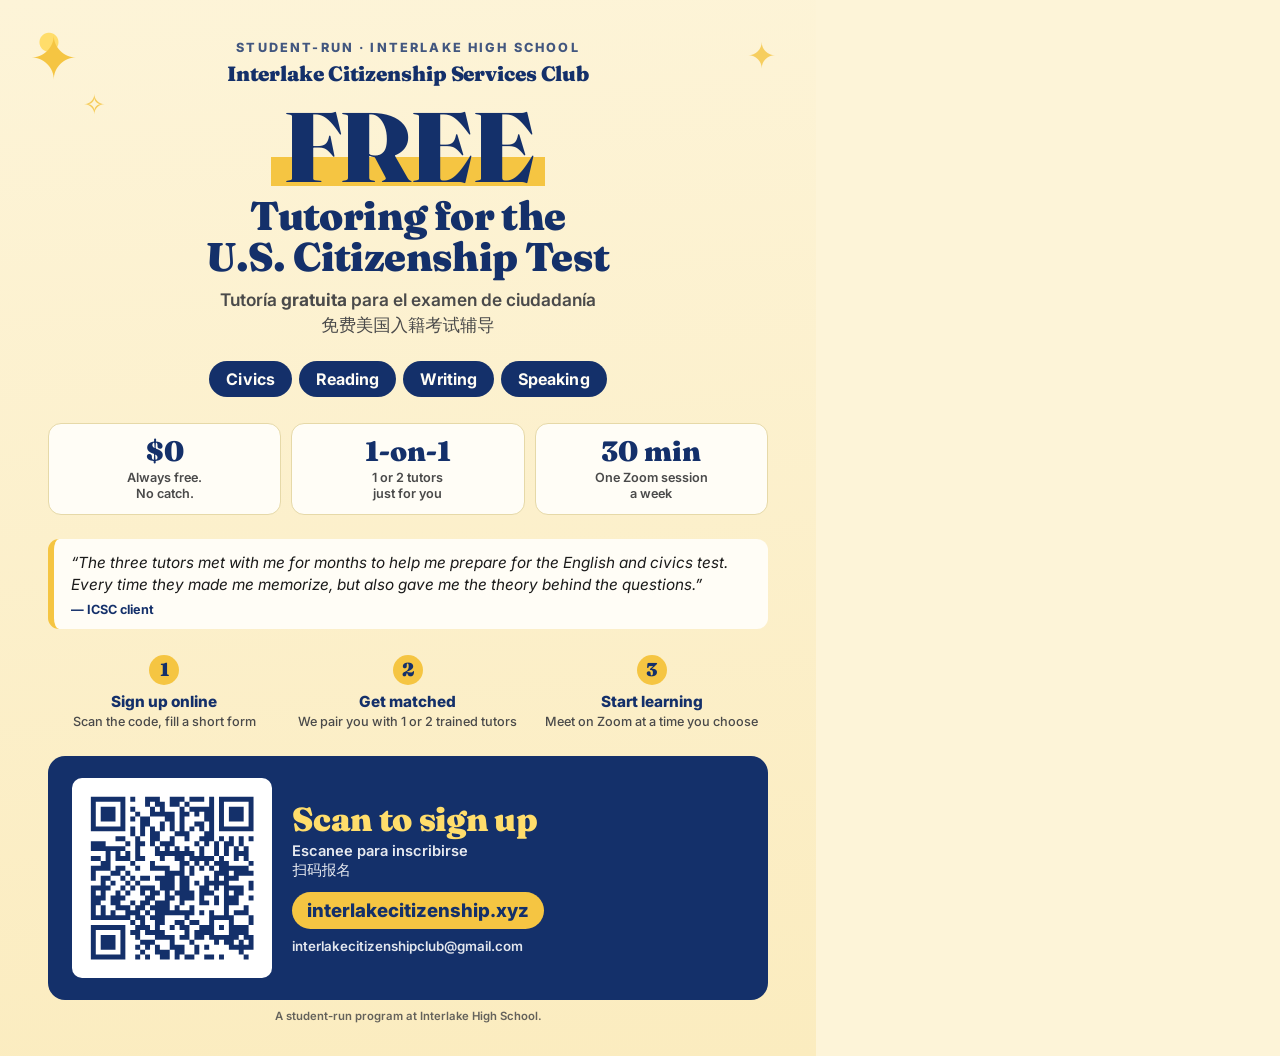
<file: poster/poster-source.html>
<!DOCTYPE html>
<html lang="en">
<head>
<meta charset="UTF-8" />
<!--
  ICSC recruitment poster — 8.5in x 11in (US Letter)

  TO EDIT:  change the text in the <body> below, save, open in a browser.
  TO EXPORT: File > Print > Destination "Save as PDF", paper Letter,
             margins "None", and tick "Background graphics".

  The QR code below encodes https://interlakecitizenship.xyz/ — if the
  club's URL ever changes, regenerate it (e.g. qr-code-generator.com,
  export SVG) and swap the <svg> inside .qr-box.
-->
<style>
@import url('https://fonts.googleapis.com/css2?family=Fraunces:opsz,wght@9..144,700;9..144,900&family=Inter:wght@400;500;600;700;800&display=swap');

@page { size: 8.5in 11in; margin: 0; }
* { box-sizing: border-box; margin: 0; padding: 0; }

:root {
  --cream:  #fdf4d8;
  --cream2: #fbecbf;
  --navy:   #14306a;
  --yellow: #f5c542;
  --yellow2:#ffdd6b;
  --ink:    #1a1a1a;
  --ink2:   #4a4a4a;
  --white:  #fffdf6;
}

html, body { width: 8.5in; height: 11in; }
body {
  font-family: 'Inter', 'Liberation Sans', sans-serif;
  background: var(--cream);
  color: var(--ink);
  -webkit-font-smoothing: antialiased;
  overflow: hidden;
}
/* CJK fallback so the Chinese line renders even without Inter's CJK subset */
.cjk { font-family: 'Inter', 'WenQuanYi Zen Hei', 'Noto Sans SC', sans-serif; }

.page {
  position: relative;
  width: 8.5in; height: 11in;
  padding: 0.42in 0.5in 0.34in;
  display: flex; flex-direction: column;
  background:
    radial-gradient(circle at 6% 4%, var(--yellow2) 0 9px, transparent 10px),
    linear-gradient(175deg, var(--cream) 0%, var(--cream2) 100%);
  overflow: hidden;
}

/* decorative sparkles */
.spark { position: absolute; color: var(--yellow); line-height: 1; user-select: none; }
.sp1 { top: 0.30in;  left: 0.30in;  font-size: 44pt; }
.sp2 { top: 0.95in;  left: 0.86in;  font-size: 20pt; opacity: .85; }
.sp3 { top: 0.40in;  right: 0.42in; font-size: 26pt; opacity: .8; }

/* ---------- header ---------- */
.eyebrow {
  text-align: center;
  font-size: 9.5pt; font-weight: 800;
  letter-spacing: .17em; text-transform: uppercase;
  color: var(--navy); opacity: .8;
  margin-bottom: 6px;
}
.club {
  text-align: center;
  font-family: 'Fraunces', 'Bitstream Charter', serif;
  font-weight: 900; font-size: 15.5pt;
  color: var(--navy); letter-spacing: -.005em;
  margin-bottom: 20px;
}

/* ---------- hero ---------- */
.hero { text-align: center; }
.free {
  display: inline-block;
  font-family: 'Fraunces', 'Bitstream Charter', serif;
  font-weight: 900;
  font-size: 74pt; line-height: .84;
  color: var(--navy);
  background: linear-gradient(180deg, transparent 62%, var(--yellow) 62%, var(--yellow) 96%, transparent 96%);
  padding: 0 12px;
  letter-spacing: -.02em;
}
h1 {
  font-family: 'Fraunces', 'Bitstream Charter', serif;
  font-weight: 900;
  font-size: 30pt; line-height: 1.03;
  color: var(--navy);
  letter-spacing: -.015em;
  margin-top: 6px;
}
.subs {
  margin-top: 11px;
  display: flex; flex-direction: column; gap: 3px;
  align-items: center;
}
.subs p { font-size: 13pt; font-weight: 600; color: var(--ink2); line-height: 1.3; }

/* ---------- what we cover ---------- */
.covers {
  margin-top: 24px;
  display: flex; justify-content: center; gap: 7px;
}
.cover {
  background: var(--navy); color: var(--white);
  border-radius: 999px;
  padding: 8px 17px;
  font-size: 12pt; font-weight: 700;
  letter-spacing: .005em;
  white-space: nowrap;
}

/* ---------- stats ---------- */
.stats {
  margin-top: 26px;
  display: grid; grid-template-columns: repeat(3, 1fr); gap: 10px;
}
.stat {
  background: var(--white);
  border: 1.5px solid #e6d9a8;
  border-radius: 13px;
  padding: 13px 8px 12px;
  text-align: center;
}
.stat b {
  display: block;
  font-family: 'Fraunces', 'Bitstream Charter', serif;
  font-weight: 900; font-size: 21pt; line-height: 1;
  color: var(--navy); margin-bottom: 5px;
}
.stat span { display: block; font-size: 9.5pt; font-weight: 600; color: var(--ink2); line-height: 1.28; }

/* ---------- testimonial ---------- */
.quote {
  margin-top: 24px;
  background: var(--white);
  border-left: 6px solid var(--yellow);
  border-radius: 11px;
  padding: 13px 17px 12px;
}
.quote p { font-size: 11.5pt; font-style: italic; color: var(--ink); line-height: 1.42; }
.quote footer {
  margin-top: 6px; font-size: 9.5pt; font-weight: 700;
  color: var(--navy); font-style: normal;
}

/* ---------- how it works ---------- */
.steps {
  margin-top: 26px;
  display: grid; grid-template-columns: repeat(3, 1fr); gap: 11px;
}
.step { text-align: center; padding: 0 4px; }
.step i {
  display: inline-flex; align-items: center; justify-content: center;
  width: 30px; height: 30px; border-radius: 999px;
  background: var(--yellow); color: var(--navy);
  font-family: 'Fraunces','Bitstream Charter',serif;
  font-style: normal; font-weight: 900; font-size: 14pt;
  margin-bottom: 7px;
}
.step b { display: block; font-size: 11.5pt; font-weight: 800; color: var(--navy); margin-bottom: 3px; }
.step span { display: block; font-size: 9.5pt; font-weight: 500; color: var(--ink2); line-height: 1.3; }

/* ---------- signup / QR ---------- */
.signup {
  margin-top: auto;
  background: var(--navy);
  border-radius: 17px;
  padding: 22px 24px;
  display: flex; align-items: center; gap: 20px;
  color: var(--white);
}
.qr-box { background: #fff; padding: 9px; border-radius: 10px; line-height: 0; flex: none; }
.qr-box svg { display: block; width: 1.9in; height: 1.9in; }

.cta { flex: 1; min-width: 0; }
.cta .go {
  font-family: 'Fraunces', 'Bitstream Charter', serif;
  font-weight: 900; font-size: 25pt; line-height: 1.03;
  color: var(--yellow2); letter-spacing: -.01em;
}
.cta .go-tr {
  margin-top: 5px;
  font-size: 11pt; font-weight: 600; line-height: 1.34;
  color: rgba(255,255,255,.9);
}
.cta .url {
  margin-top: 11px;
  display: inline-block;
  background: var(--yellow); color: var(--navy);
  font-weight: 800; font-size: 14pt;
  padding: 7px 15px; border-radius: 999px;
}
.cta .mail {
  margin-top: 9px;
  font-size: 10pt; font-weight: 600;
  color: rgba(255,255,255,.88);
  word-break: break-all;
}

.footnote {
  margin-top: 9px;
  text-align: center;
  font-size: 8.5pt; font-weight: 600;
  color: var(--ink2); opacity: .85;
}
</style>
</head>
<body>
<div class="page">
  <div class="spark sp1">✦</div>
  <div class="spark sp2">✧</div>
  <div class="spark sp3">✦</div>

  <p class="eyebrow">Student-Run · Interlake High School</p>
  <p class="club">Interlake Citizenship Services Club</p>

  <div class="hero">
    <div class="free">FREE</div>
    <h1>Tutoring for the<br />U.S. Citizenship Test</h1>
    <div class="subs">
      <p>Tutoría <b>gratuita</b> para el examen de ciudadanía</p>
      <p class="cjk"><b>免费</b>美国入籍考试辅导</p>
    </div>
  </div>

  <div class="covers">
    <div class="cover">Civics</div>
    <div class="cover">Reading</div>
    <div class="cover">Writing</div>
    <div class="cover">Speaking</div>
  </div>

  <div class="stats">
    <div class="stat">
      <b>$0</b>
      <span>Always free.<br />No catch.</span>
    </div>
    <div class="stat">
      <b>1-on-1</b>
      <span>1 or 2 tutors<br />just for you</span>
    </div>
    <div class="stat">
      <b>30 min</b>
      <span>One Zoom session<br />a week</span>
    </div>
  </div>

  <div class="quote">
    <p>“The three tutors met with me for months to help me prepare for the English and civics test. Every time they made me memorize, but also gave me the theory behind the questions.”</p>
    <footer>— ICSC client</footer>
  </div>

  <div class="steps">
    <div class="step"><i>1</i><b>Sign up online</b><span>Scan the code, fill a short form</span></div>
    <div class="step"><i>2</i><b>Get matched</b><span>We pair you with 1 or 2 trained tutors</span></div>
    <div class="step"><i>3</i><b>Start learning</b><span>Meet on Zoom at a time you choose</span></div>
  </div>

  <div class="signup">
    <div class="qr-box"><svg viewBox="0 0 37 37" xmlns="http://www.w3.org/2000/svg" role="img" aria-label="QR code to interlakecitizenship.xyz"><rect width="37" height="37" fill="#ffffff"/><path d="M2,2H3V3H2zM3,2H4V3H3zM4,2H5V3H4zM5,2H6V3H5zM6,2H7V3H6zM7,2H8V3H7zM8,2H9V3H8zM10,2H11V3H10zM13,2H14V3H13zM14,2H15V3H14zM15,2H16V3H15zM18,2H19V3H18zM19,2H20V3H19zM20,2H21V3H20zM22,2H23V3H22zM23,2H24V3H23zM24,2H25V3H24zM26,2H27V3H26zM28,2H29V3H28zM29,2H30V3H29zM30,2H31V3H30zM31,2H32V3H31zM32,2H33V3H32zM33,2H34V3H33zM34,2H35V3H34zM2,3H3V4H2zM8,3H9V4H8zM13,3H14V4H13zM15,3H16V4H15zM16,3H17V4H16zM18,3H19V4H18zM19,3H20V4H19zM21,3H22V4H21zM26,3H27V4H26zM28,3H29V4H28zM34,3H35V4H34zM2,4H3V5H2zM4,4H5V5H4zM5,4H6V5H5zM6,4H7V5H6zM8,4H9V5H8zM10,4H11V5H10zM14,4H15V5H14zM16,4H17V5H16zM20,4H21V5H20zM22,4H23V5H22zM23,4H24V5H23zM24,4H25V5H24zM25,4H26V5H25zM26,4H27V5H26zM28,4H29V5H28zM30,4H31V5H30zM31,4H32V5H31zM32,4H33V5H32zM34,4H35V5H34zM2,5H3V6H2zM4,5H5V6H4zM5,5H6V6H5zM6,5H7V6H6zM8,5H9V6H8zM11,5H12V6H11zM14,5H15V6H14zM15,5H16V6H15zM16,5H17V6H16zM17,5H18V6H17zM18,5H19V6H18zM20,5H21V6H20zM21,5H22V6H21zM23,5H24V6H23zM25,5H26V6H25zM26,5H27V6H26zM28,5H29V6H28zM30,5H31V6H30zM31,5H32V6H31zM32,5H33V6H32zM34,5H35V6H34zM2,6H3V7H2zM4,6H5V7H4zM5,6H6V7H5zM6,6H7V7H6zM8,6H9V7H8zM10,6H11V7H10zM12,6H13V7H12zM13,6H14V7H13zM17,6H18V7H17zM18,6H19V7H18zM20,6H21V7H20zM25,6H26V7H25zM26,6H27V7H26zM28,6H29V7H28zM30,6H31V7H30zM31,6H32V7H31zM32,6H33V7H32zM34,6H35V7H34zM2,7H3V8H2zM8,7H9V8H8zM12,7H13V8H12zM13,7H14V8H13zM16,7H17V8H16zM18,7H19V8H18zM20,7H21V8H20zM23,7H24V8H23zM24,7H25V8H24zM26,7H27V8H26zM28,7H29V8H28zM34,7H35V8H34zM2,8H3V9H2zM3,8H4V9H3zM4,8H5V9H4zM5,8H6V9H5zM6,8H7V9H6zM7,8H8V9H7zM8,8H9V9H8zM10,8H11V9H10zM12,8H13V9H12zM14,8H15V9H14zM16,8H17V9H16zM18,8H19V9H18zM20,8H21V9H20zM22,8H23V9H22zM24,8H25V9H24zM26,8H27V9H26zM28,8H29V9H28zM29,8H30V9H29zM30,8H31V9H30zM31,8H32V9H31zM32,8H33V9H32zM33,8H34V9H33zM34,8H35V9H34zM10,9H11V10H10zM12,9H13V10H12zM14,9H15V10H14zM15,9H16V10H15zM19,9H20V10H19zM20,9H21V10H20zM21,9H22V10H21zM25,9H26V10H25zM26,9H27V10H26zM7,10H8V11H7zM8,10H9V11H8zM11,10H12V11H11zM14,10H15V11H14zM15,10H16V11H15zM18,10H19V11H18zM21,10H22V11H21zM24,10H25V11H24zM25,10H26V11H25zM26,10H27V11H26zM28,10H29V11H28zM30,10H31V11H30zM32,10H33V11H32zM34,10H35V11H34zM2,11H3V12H2zM3,11H4V12H3zM4,11H5V12H4zM9,11H10V12H9zM11,11H12V12H11zM12,11H13V12H12zM14,11H15V12H14zM16,11H17V12H16zM17,11H18V12H17zM18,11H19V12H18zM23,11H24V12H23zM25,11H26V12H25zM27,11H28V12H27zM29,11H30V12H29zM30,11H31V12H30zM32,11H33V12H32zM2,12H3V13H2zM3,12H4V13H3zM4,12H5V13H4zM5,12H6V13H5zM6,12H7V13H6zM7,12H8V13H7zM8,12H9V13H8zM11,12H12V13H11zM15,12H16V13H15zM17,12H18V13H17zM19,12H20V13H19zM21,12H22V13H21zM24,12H25V13H24zM27,12H28V13H27zM29,12H30V13H29zM31,12H32V13H31zM33,12H34V13H33zM5,13H6V14H5zM7,13H8V14H7zM9,13H10V14H9zM11,13H12V14H11zM15,13H16V14H15zM16,13H17V14H16zM17,13H18V14H17zM18,13H19V14H18zM19,13H20V14H19zM20,13H21V14H20zM21,13H22V14H21zM22,13H23V14H22zM24,13H25V14H24zM27,13H28V14H27zM29,13H30V14H29zM31,13H32V14H31zM32,13H33V14H32zM33,13H34V14H33zM2,14H3V15H2zM3,14H4V15H3zM5,14H6V15H5zM7,14H8V15H7zM8,14H9V15H8zM9,14H10V15H9zM11,14H12V15H11zM12,14H13V15H12zM16,14H17V15H16zM19,14H20V15H19zM20,14H21V15H20zM22,14H23V15H22zM23,14H24V15H23zM24,14H25V15H24zM25,14H26V15H25zM26,14H27V15H26zM28,14H29V15H28zM31,14H32V15H31zM33,14H34V15H33zM4,15H5V16H4zM5,15H6V16H5zM10,15H11V16H10zM14,15H15V16H14zM20,15H21V16H20zM21,15H22V16H21zM23,15H24V16H23zM25,15H26V16H25zM27,15H28V16H27zM28,15H29V16H28zM29,15H30V16H29zM34,15H35V16H34zM2,16H3V17H2zM3,16H4V17H3zM4,16H5V17H4zM5,16H6V17H5zM7,16H8V17H7zM8,16H9V17H8zM11,16H12V17H11zM14,16H15V17H14zM15,16H16V17H15zM16,16H17V17H16zM17,16H18V17H17zM20,16H21V17H20zM22,16H23V17H22zM24,16H25V17H24zM26,16H27V17H26zM28,16H29V17H28zM29,16H30V17H29zM30,16H31V17H30zM31,16H32V17H31zM32,16H33V17H32zM33,16H34V17H33zM2,17H3V18H2zM6,17H7V18H6zM7,17H8V18H7zM9,17H10V18H9zM17,17H18V18H17zM18,17H19V18H18zM19,17H20V18H19zM20,17H21V18H20zM22,17H23V18H22zM27,17H28V18H27zM28,17H29V18H28zM29,17H30V18H29zM31,17H32V18H31zM32,17H33V18H32zM33,17H34V18H33zM34,17H35V18H34zM2,18H3V19H2zM4,18H5V19H4zM5,18H6V19H5zM8,18H9V19H8zM10,18H11V19H10zM12,18H13V19H12zM13,18H14V19H13zM15,18H16V19H15zM16,18H17V19H16zM17,18H18V19H17zM18,18H19V19H18zM20,18H21V19H20zM21,18H22V19H21zM25,18H26V19H25zM27,18H28V19H27zM29,18H30V19H29zM30,18H31V19H30zM31,18H32V19H31zM4,19H5V20H4zM6,19H7V20H6zM9,19H10V20H9zM11,19H12V20H11zM16,19H17V20H16zM17,19H18V20H17zM18,19H19V20H18zM20,19H21V20H20zM21,19H22V20H21zM23,19H24V20H23zM25,19H26V20H25zM26,19H27V20H26zM27,19H28V20H27zM28,19H29V20H28zM29,19H30V20H29zM34,19H35V20H34zM2,20H3V21H2zM3,20H4V21H3zM4,20H5V21H4zM5,20H6V21H5zM8,20H9V21H8zM10,20H11V21H10zM12,20H13V21H12zM13,20H14V21H13zM14,20H15V21H14zM16,20H17V21H16zM17,20H18V21H17zM18,20H19V21H18zM20,20H21V21H20zM21,20H22V21H21zM24,20H25V21H24zM25,20H26V21H25zM27,20H28V21H27zM29,20H30V21H29zM30,20H31V21H30zM31,20H32V21H31zM32,20H33V21H32zM34,20H35V21H34zM2,21H3V22H2zM4,21H5V22H4zM7,21H8V22H7zM9,21H10V22H9zM12,21H13V22H12zM14,21H15V22H14zM15,21H16V22H15zM17,21H18V22H17zM19,21H20V22H19zM20,21H21V22H20zM21,21H22V22H21zM22,21H23V22H22zM24,21H25V22H24zM25,21H26V22H25zM26,21H27V22H26zM29,21H30V22H29zM31,21H32V22H31zM32,21H33V22H32zM2,22H3V23H2zM3,22H4V23H3zM4,22H5V23H4zM6,22H7V23H6zM7,22H8V23H7zM8,22H9V23H8zM13,22H14V23H13zM14,22H15V23H14zM17,22H18V23H17zM18,22H19V23H18zM20,22H21V23H20zM21,22H22V23H21zM22,22H23V23H22zM24,22H25V23H24zM27,22H28V23H27zM29,22H30V23H29zM30,22H31V23H30zM31,22H32V23H31zM34,22H35V23H34zM2,23H3V24H2zM3,23H4V24H3zM6,23H7V24H6zM7,23H8V24H7zM10,23H11V24H10zM12,23H13V24H12zM13,23H14V24H13zM15,23H16V24H15zM16,23H17V24H16zM17,23H18V24H17zM20,23H21V24H20zM24,23H25V24H24zM25,23H26V24H25zM27,23H28V24H27zM29,23H30V24H29zM30,23H31V24H30zM31,23H32V24H31zM2,24H3V25H2zM4,24H5V25H4zM7,24H8V25H7zM8,24H9V25H8zM9,24H10V25H9zM11,24H12V25H11zM12,24H13V25H12zM14,24H15V25H14zM15,24H16V25H15zM16,24H17V25H16zM17,24H18V25H17zM19,24H20V25H19zM22,24H23V25H22zM29,24H30V25H29zM33,24H34V25H33zM2,25H3V26H2zM4,25H5V26H4zM6,25H7V26H6zM9,25H10V26H9zM10,25H11V26H10zM11,25H12V26H11zM13,25H14V26H13zM15,25H16V26H15zM16,25H17V26H16zM17,25H18V26H17zM18,25H19V26H18zM19,25H20V26H19zM20,25H21V26H20zM21,25H22V26H21zM22,25H23V26H22zM24,25H25V26H24zM26,25H27V26H26zM29,25H30V26H29zM31,25H32V26H31zM32,25H33V26H32zM33,25H34V26H33zM2,26H3V27H2zM3,26H4V27H3zM4,26H5V27H4zM5,26H6V27H5zM6,26H7V27H6zM7,26H8V27H7zM8,26H9V27H8zM9,26H10V27H9zM11,26H12V27H11zM12,26H13V27H12zM14,26H15V27H14zM15,26H16V27H15zM16,26H17V27H16zM21,26H22V27H21zM26,26H27V27H26zM27,26H28V27H27zM28,26H29V27H28zM29,26H30V27H29zM30,26H31V27H30zM34,26H35V27H34zM10,27H11V28H10zM12,27H13V28H12zM15,27H16V28H15zM16,27H17V28H16zM19,27H20V28H19zM20,27H21V28H20zM22,27H23V28H22zM23,27H24V28H23zM26,27H27V28H26zM30,27H31V28H30zM34,27H35V28H34zM2,28H3V29H2zM3,28H4V29H3zM4,28H5V29H4zM5,28H6V29H5zM6,28H7V29H6zM7,28H8V29H7zM8,28H9V29H8zM11,28H12V29H11zM12,28H13V29H12zM13,28H14V29H13zM15,28H16V29H15zM18,28H19V29H18zM20,28H21V29H20zM21,28H22V29H21zM24,28H25V29H24zM25,28H26V29H25zM26,28H27V29H26zM28,28H29V29H28zM30,28H31V29H30zM31,28H32V29H31zM32,28H33V29H32zM33,28H34V29H33zM2,29H3V30H2zM8,29H9V30H8zM10,29H11V30H10zM11,29H12V30H11zM13,29H14V30H13zM14,29H15V30H14zM15,29H16V30H15zM16,29H17V30H16zM21,29H22V30H21zM23,29H24V30H23zM24,29H25V30H24zM25,29H26V30H25zM26,29H27V30H26zM30,29H31V30H30zM31,29H32V30H31zM32,29H33V30H32zM33,29H34V30H33zM2,30H3V31H2zM4,30H5V31H4zM5,30H6V31H5zM6,30H7V31H6zM8,30H9V31H8zM11,30H12V31H11zM15,30H16V31H15zM16,30H17V31H16zM17,30H18V31H17zM18,30H19V31H18zM20,30H21V31H20zM21,30H22V31H21zM23,30H24V31H23zM24,30H25V31H24zM26,30H27V31H26zM27,30H28V31H27zM28,30H29V31H28zM29,30H30V31H29zM30,30H31V31H30zM31,30H32V31H31zM33,30H34V31H33zM34,30H35V31H34zM2,31H3V32H2zM4,31H5V32H4zM5,31H6V32H5zM6,31H7V32H6zM8,31H9V32H8zM12,31H13V32H12zM13,31H14V32H13zM14,31H15V32H14zM18,31H19V32H18zM22,31H23V32H22zM27,31H28V32H27zM29,31H30V32H29zM30,31H31V32H30zM32,31H33V32H32zM34,31H35V32H34zM2,32H3V33H2zM4,32H5V33H4zM5,32H6V33H5zM6,32H7V33H6zM8,32H9V33H8zM11,32H12V33H11zM13,32H14V33H13zM15,32H16V33H15zM18,32H19V33H18zM19,32H20V33H19zM20,32H21V33H20zM23,32H24V33H23zM25,32H26V33H25zM30,32H31V33H30zM31,32H32V33H31zM32,32H33V33H32zM33,32H34V33H33zM34,32H35V33H34zM2,33H3V34H2zM8,33H9V34H8zM12,33H13V34H12zM15,33H16V34H15zM16,33H17V34H16zM17,33H18V34H17zM19,33H20V34H19zM20,33H21V34H20zM23,33H24V34H23zM32,33H33V34H32zM2,34H3V35H2zM3,34H4V35H3zM4,34H5V35H4zM5,34H6V35H5zM6,34H7V35H6zM7,34H8V35H7zM8,34H9V35H8zM11,34H12V35H11zM13,34H14V35H13zM16,34H17V35H16zM17,34H18V35H17zM19,34H20V35H19zM21,34H22V35H21zM22,34H23V35H22zM25,34H26V35H25zM26,34H27V35H26zM28,34H29V35H28zM33,34H34V35H33z" fill="#14306a"/></svg></div>
    <div class="cta">
      <div class="go">Scan to sign up</div>
      <div class="go-tr">
        Escanee para inscribirse<br />
        <span class="cjk">扫码报名</span>
      </div>
      <div class="url">interlakecitizenship.xyz</div>
      <div class="mail">interlakecitizenshipclub@gmail.com</div>
    </div>
  </div>

  <p class="footnote">A student-run program at Interlake High School.</p>
</div>
</body>
</html>
</file>
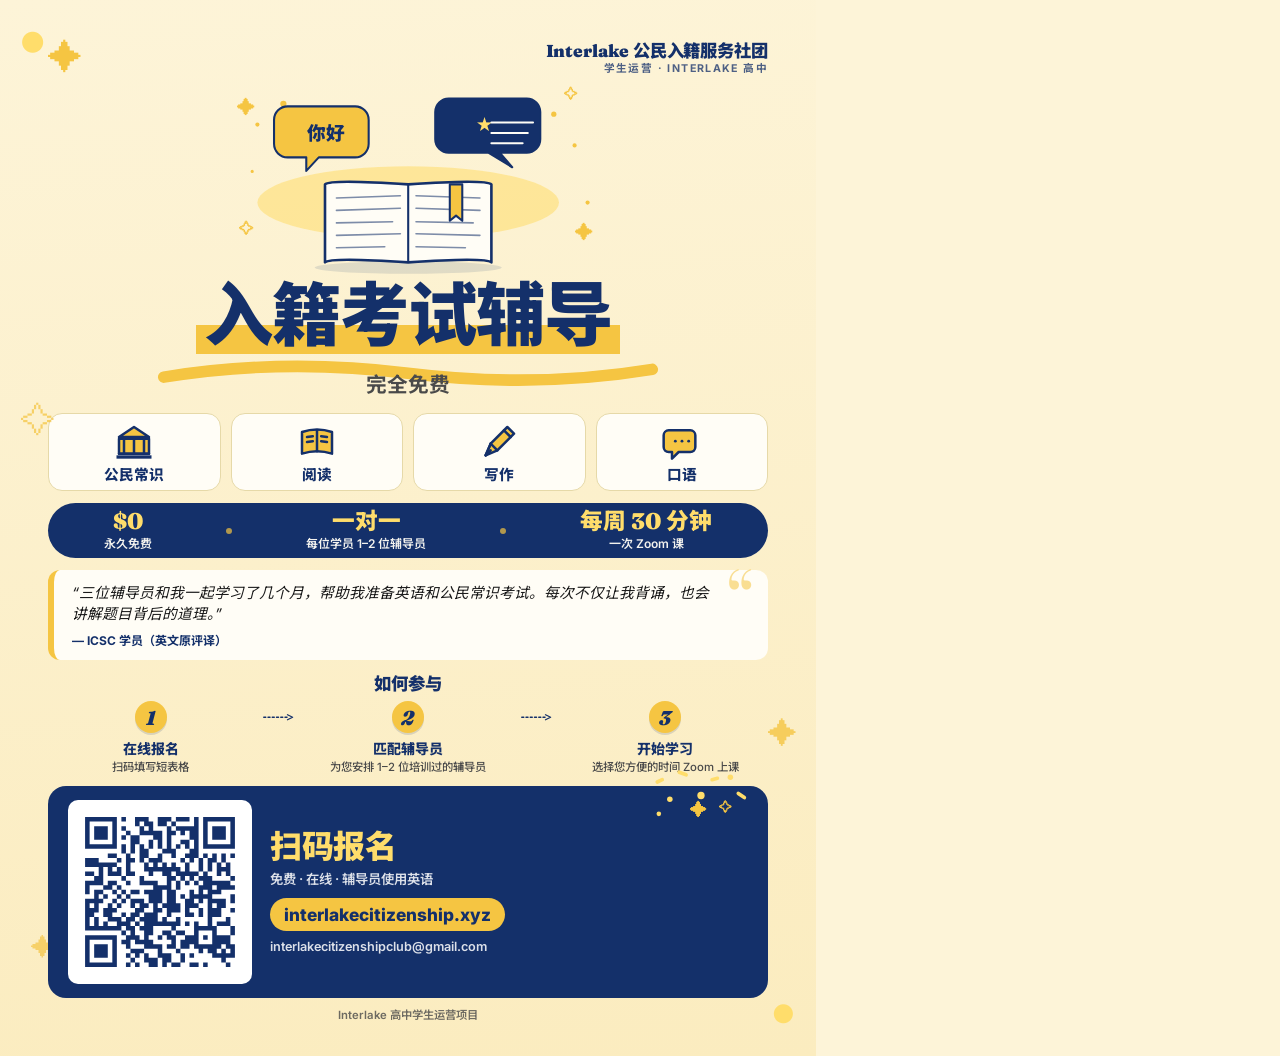
<file: poster/poster-zh.html>
<!DOCTYPE html>
<html lang="zh-CN">
<head>
<meta charset="UTF-8" />
<style>
@import url('https://fonts.googleapis.com/css2?family=Fraunces:opsz,wght@9..144,700;9..144,900&family=Inter:wght@400;500;600;700;800&family=Noto+Sans+SC:wght@400;500;700;900&display=swap');
@page { size: 8.5in 11in; margin: 0; }
* { box-sizing: border-box; margin: 0; padding: 0; }
:root {
  --cream:  #fdf4d8; --cream2: #fbecbf;
  --navy:   #14306a; --navy2:  #1e4391;
  --yellow: #f5c542; --yellow2:#ffdd6b;
  --ink:    #1a1a1a; --ink2:   #4a4a4a;
  --white:  #fffdf6;
}
html, body { width: 8.5in; height: 11in; }
body {
  font-family: 'Inter','Noto Sans SC','WenQuanYi Zen Hei',sans-serif;
  background: var(--cream); color: var(--ink);
  -webkit-font-smoothing: antialiased; overflow: hidden;
}

.page {
  position: relative;
  width: 8.5in; height: 11in;
  padding: 0.42in 0.5in 0.35in;
  display: flex; flex-direction: column;
  background:
    radial-gradient(circle at 4% 4%,   var(--yellow2) 0 10px, transparent 11px),
    radial-gradient(circle at 96% 96%, var(--yellow2) 0 9px,  transparent 10px),
    linear-gradient(175deg, var(--cream) 0%, var(--cream2) 100%);
  overflow: hidden;
}
.orn { position: absolute; color: var(--yellow); line-height: 1; user-select: none; }
.orn2 { bottom: 3.20in; right: 0.20in; font-size: 22pt; opacity: .8; }
.orn3 { top: 4.20in; left: 0.22in; font-size: 26pt; opacity: .75; }
.orn4 { bottom: 1.00in; left: 0.32in; font-size: 18pt; opacity: .7; }

.head { display: flex; align-items: center; justify-content: space-between; margin-bottom: 8px; }
.head .mark { color: var(--yellow); font-size: 26pt; line-height: 1; }
.head .club { font-family: 'Fraunces','Noto Sans SC',serif; font-weight: 900; font-size: 13pt; color: var(--navy); letter-spacing: -.005em; text-align: right; line-height: 1.1; }
.head .club small { display: block; font-family: 'Inter','Noto Sans SC','WenQuanYi Zen Hei',sans-serif; font-weight: 700; font-size: 8pt; letter-spacing: .13em; color: var(--navy); opacity: .75; text-transform: uppercase; margin-top: 3px; }

.hero-art { margin: 0 auto; width: 3.9in; }
.hero-art svg { display: block; width: 100%; height: auto; }

.hero { text-align: center; margin-top: 2px; }
.hero h1 { font-family: 'Fraunces','Noto Sans SC',serif; font-weight: 900; font-size: 52pt; line-height: .95; color: var(--navy); letter-spacing: -.015em; }
.hero .free-wrap { display: inline-block; }
.hero .free { background: linear-gradient(180deg, transparent 62%, var(--yellow) 62%, var(--yellow) 95%, transparent 95%); padding: 0 8px; }
.hero h2 { margin-top: 8px; font-weight: 700; font-size: 15.5pt; color: var(--ink2); line-height: 1.28; }

.subjects { margin-top: 14px; display: grid; grid-template-columns: repeat(4, 1fr); gap: 10px; }
.subj { display: flex; flex-direction: column; align-items: center; gap: 5px; padding: 8px 4px 6px; background: var(--white); border: 1.5px solid #e6d9a8; border-radius: 14px; }
.subj .ico { color: var(--navy); width: 40px; height: 40px; }
.subj .ico svg { width: 40px; height: 40px; }
.subj b { font-size: 11pt; font-weight: 800; color: var(--navy); text-align: center; line-height: 1.15; }

.pillars { margin-top: 12px; display: flex; align-items: center; justify-content: space-around; padding: 7px 16px; background: var(--navy); color: var(--white); border-radius: 999px; }
.pillars .p { text-align: center; padding: 0 6px; min-width: 0; }
.pillars .p b { display: block; font-family: 'Fraunces','Noto Sans SC',serif; font-weight: 900; font-size: 17pt; line-height: 1; color: var(--yellow2); margin-bottom: 2px; }
.pillars .p span { display: block; font-size: 9pt; font-weight: 600; opacity: .95; }
.pillars .sep { width: 6px; height: 6px; border-radius: 999px; background: var(--yellow); flex: none; opacity: .7; }

.quote { margin-top: 12px; background: var(--white); border-left: 6px solid var(--yellow); border-radius: 12px; padding: 13px 18px 12px; position: relative; }
.quote::before { content: '\201C'; position: absolute; top: -8px; right: 14px; font-family: 'Fraunces',serif; font-size: 60pt; color: var(--yellow); line-height: 1; opacity: .55; }
.quote p { font-size: 11pt; font-style: italic; color: var(--ink); line-height: 1.42; padding-right: 40px; }
.quote footer { margin-top: 6px; font-size: 9pt; font-weight: 700; color: var(--navy); font-style: normal; }

.steps-h { margin-top: 10px; text-align: center; font-family: 'Fraunces','Noto Sans SC',serif; font-weight: 900; font-size: 13pt; color: var(--navy); }
.steps { margin-top: 6px; display: grid; grid-template-columns: 1fr 40px 1fr 40px 1fr; align-items: start; gap: 6px; }
.step { text-align: center; padding: 0 2px; }
.step i { display: inline-flex; align-items: center; justify-content: center; width: 32px; height: 32px; border-radius: 999px; background: var(--yellow); color: var(--navy); font-family: 'Fraunces',serif; font-weight: 900; font-size: 15pt; margin-bottom: 5px; box-shadow: 0 2px 0 rgba(20,48,106,.15); }
.step b { display: block; font-size: 10.5pt; font-weight: 800; color: var(--navy); margin-bottom: 2px; }
.step span { display: block; font-size: 8.5pt; font-weight: 500; color: var(--ink2); line-height: 1.28; }
.arrow { display: flex; align-items: center; justify-content: center; padding-top: 12px; }
.arrow svg { width: 34px; }

.signup { margin-top: auto; background: var(--navy); border-radius: 18px; padding: 14px 20px; display: flex; align-items: center; gap: 18px; color: var(--white); position: relative; }
.signup .confetti { position: absolute; top: -18px; right: 12px; width: 110px; height: 55px; }
.signup .confetti svg { width: 100%; height: 100%; }
.qr-box { background: #fff; padding: 8px; border-radius: 10px; line-height: 0; flex: none; }
.qr-box svg { display: block; width: 1.75in; height: 1.75in; }
.cta { flex: 1; min-width: 0; }
.cta .go { font-family: 'Fraunces','Noto Sans SC',serif; font-weight: 900; font-size: 24pt; line-height: 1.02; color: var(--yellow2); letter-spacing: -.008em; }
.cta .sub { margin-top: 6px; font-size: 10pt; font-weight: 600; color: rgba(255,255,255,.85); }
.cta .url { margin-top: 10px; display: inline-block; background: var(--yellow); color: var(--navy); font-weight: 800; font-size: 13pt; padding: 6px 14px; border-radius: 999px; }
.cta .mail { margin-top: 8px; font-size: 9.5pt; font-weight: 600; color: rgba(255,255,255,.85); word-break: break-all; }

.footer { margin-top: 8px; text-align: center; font-size: 8.5pt; font-weight: 600; color: var(--ink2); opacity: .8; }
</style>
</head>
<body>
<div class="page">
  <div class="orn orn2">✦</div>
  <div class="orn orn3">✧</div>
  <div class="orn orn4">✦</div>

  <div class="head">
    <div class="mark">✦</div>
    <div class="club">Interlake 公民入籍服务社团<small>学生运营 · Interlake 高中</small></div>
  </div>

  <div class="hero-art">
<svg viewBox="0 0 720 380" xmlns="http://www.w3.org/2000/svg" role="img" aria-label="插图：一本打开的书和两个对话气泡">
  <ellipse cx="360" cy="230" rx="290" ry="70" fill="#ffdd6b" opacity=".55"/>
  <g fill="#f5c542"><circle cx="70" cy="80" r="4"/><circle cx="120" cy="40" r="6"/><circle cx="640" cy="60" r="5"/><circle cx="680" cy="120" r="4"/><circle cx="60" cy="170" r="3"/><circle cx="705" cy="230" r="4"/></g>
  <g fill="#f5c542" font-family="serif" font-weight="900"><text x="30" y="60" font-size="34">✦</text><text x="660" y="30" font-size="26">✧</text><text x="35" y="290" font-size="28">✧</text><text x="680" y="300" font-size="34">✦</text></g>
  <g transform="translate(120 45)"><path d="M8,0 h130 a26,26 0 0 1 26,26 v46 a26,26 0 0 1 -26,26 h-70 l-24,26 v-26 h-36 a26,26 0 0 1 -26,-26 v-46 a26,26 0 0 1 26,-26 z" fill="#f5c542" stroke="#14306a" stroke-width="4" stroke-linejoin="round"/><text x="82" y="65" text-anchor="middle" font-family="'Noto Sans SC','WenQuanYi Zen Hei',sans-serif" font-weight="900" font-size="36" fill="#14306a">你好</text></g>
  <g transform="translate(430 30)"><path d="M8,0 h150 a26,26 0 0 1 26,26 v52 a26,26 0 0 1 -26,26 h-52 l24,28 -46,-28 h-76 a26,26 0 0 1 -26,-26 v-52 a26,26 0 0 1 26,-26 z" fill="#14306a" stroke="#14306a" stroke-width="4" stroke-linejoin="round"/><text x="60" y="60" font-size="32" fill="#ffdd6b" font-family="serif">★</text><g stroke="#fffdf6" stroke-width="4" stroke-linecap="round"><line x1="90" y1="46" x2="170" y2="46"/><line x1="90" y1="66" x2="160" y2="66"/><line x1="90" y1="86" x2="150" y2="86"/></g></g>
  <g transform="translate(200 175)"><ellipse cx="160" cy="180" rx="180" ry="12" fill="#14306a" opacity=".12"/><path d="M0,20 Q10,10 160,20 Q310,10 320,20 L320,170 Q310,160 160,170 Q10,160 0,170 Z" fill="#fffdf6" stroke="#14306a" stroke-width="5" stroke-linejoin="round"/><line x1="160" y1="20" x2="160" y2="170" stroke="#14306a" stroke-width="4"/><g stroke="#14306a" stroke-width="3" stroke-linecap="round" opacity=".55"><line x1="22" y1="46" x2="145" y2="42"/><line x1="22" y1="70" x2="145" y2="66"/><line x1="22" y1="94" x2="130" y2="92"/><line x1="22" y1="118" x2="145" y2="115"/><line x1="22" y1="142" x2="115" y2="140"/></g><g stroke="#14306a" stroke-width="3" stroke-linecap="round" opacity=".55"><line x1="175" y1="42" x2="298" y2="46"/><line x1="175" y1="66" x2="298" y2="70"/><line x1="175" y1="92" x2="285" y2="94"/><line x1="175" y1="115" x2="298" y2="118"/><line x1="175" y1="140" x2="270" y2="142"/></g><path d="M240,20 L240,90 L252,80 L264,90 L264,20 Z" fill="#f5c542" stroke="#14306a" stroke-width="4" stroke-linejoin="round"/></g>
</svg>
</div>

  <div class="hero">
    <h1><span class="free-wrap"><span class="free">入籍考试辅导</span></span></h1>
    <span style="display:block;margin:2px auto 0;width:70%;height:14px;"><svg viewBox="0 0 260 20" xmlns="http://www.w3.org/2000/svg" aria-hidden="true" preserveAspectRatio="none"><path d="M4,14 Q65,4 130,12 T256,10" fill="none" stroke="#f5c542" stroke-width="6" stroke-linecap="round"/></svg></span>
    <h2>完全免费</h2>
  </div>

  <div class="subjects">
    <div class="subj"><div class="ico"><svg viewBox="0 0 48 48" xmlns="http://www.w3.org/2000/svg" aria-hidden="true"><g fill="none" stroke="currentColor" stroke-width="3" stroke-linecap="round" stroke-linejoin="round"><rect x="6" y="20" width="36" height="18" fill="#f5c542" stroke="currentColor"/><line x1="6" y1="38" x2="42" y2="38"/><line x1="12" y1="20" x2="12" y2="38"/><line x1="24" y1="20" x2="24" y2="38"/><line x1="36" y1="20" x2="36" y2="38"/><polygon points="24,6 6,18 42,18" fill="#f5c542" stroke="currentColor"/><rect x="3" y="40" width="42" height="4" fill="currentColor" stroke="none"/></g></svg></div><b>公民常识</b></div>
    <div class="subj"><div class="ico"><svg viewBox="0 0 48 48" xmlns="http://www.w3.org/2000/svg" aria-hidden="true"><g fill="none" stroke="currentColor" stroke-width="3" stroke-linecap="round" stroke-linejoin="round"><path d="M6,12 Q24,6 42,12 L42,38 Q24,32 6,38 Z" fill="#f5c542"/><line x1="24" y1="10" x2="24" y2="35"/><line x1="12" y1="18" x2="19" y2="17"/><line x1="12" y1="24" x2="19" y2="23"/><line x1="29" y1="17" x2="36" y2="18"/><line x1="29" y1="23" x2="36" y2="24"/></g></svg></div><b>阅读</b></div>
    <div class="subj"><div class="ico"><svg viewBox="0 0 48 48" xmlns="http://www.w3.org/2000/svg" aria-hidden="true"><g fill="none" stroke="currentColor" stroke-width="3" stroke-linecap="round" stroke-linejoin="round"><path d="M8,40 L14,26 L34,6 L42,14 L22,34 Z" fill="#f5c542"/><line x1="14" y1="26" x2="22" y2="34"/><line x1="30" y1="10" x2="38" y2="18"/><line x1="8" y1="40" x2="14" y2="26"/><path d="M8,40 L14,34"/></g></svg></div><b>写作</b></div>
    <div class="subj"><div class="ico"><svg viewBox="0 0 48 48" xmlns="http://www.w3.org/2000/svg" aria-hidden="true"><g fill="none" stroke="currentColor" stroke-width="3" stroke-linecap="round" stroke-linejoin="round"><path d="M8,10 h26 a6,6 0 0 1 6,6 v14 a6,6 0 0 1 -6,6 h-14 l-8,8 v-8 h-4 a6,6 0 0 1 -6,-6 v-14 a6,6 0 0 1 6,-6 z" fill="#f5c542"/><circle cx="16" cy="23" r="1.7" fill="currentColor" stroke="none"/><circle cx="24" cy="23" r="1.7" fill="currentColor" stroke="none"/><circle cx="32" cy="23" r="1.7" fill="currentColor" stroke="none"/></g></svg></div><b>口语</b></div>
  </div>

  <div class="pillars">
    <div class="p"><b>$0</b><span>永久免费</span></div>
    <div class="sep"></div>
    <div class="p"><b>一对一</b><span>每位学员 1–2 位辅导员</span></div>
    <div class="sep"></div>
    <div class="p"><b>每周 30 分钟</b><span>一次 Zoom 课</span></div>
  </div>

  <div class="quote">
    <p>“三位辅导员和我一起学习了几个月，帮助我准备英语和公民常识考试。每次不仅让我背诵，也会讲解题目背后的道理。”</p>
    <footer>— ICSC 学员（英文原评译）</footer>
  </div>

  <p class="steps-h">如何参与</p>
  <div class="steps">
    <div class="step"><i>1</i><b>在线报名</b><span>扫码填写短表格</span></div>
    <div class="arrow"><svg viewBox="0 0 80 20" xmlns="http://www.w3.org/2000/svg" aria-hidden="true"><line x1="4" y1="10" x2="60" y2="10" stroke="#14306a" stroke-width="3" stroke-dasharray="5 5" stroke-linecap="round"/><polyline points="60,4 72,10 60,16" fill="none" stroke="#14306a" stroke-width="3" stroke-linecap="round" stroke-linejoin="round"/></svg></div>
    <div class="step"><i>2</i><b>匹配辅导员</b><span>为您安排 1–2 位培训过的辅导员</span></div>
    <div class="arrow"><svg viewBox="0 0 80 20" xmlns="http://www.w3.org/2000/svg" aria-hidden="true"><line x1="4" y1="10" x2="60" y2="10" stroke="#14306a" stroke-width="3" stroke-dasharray="5 5" stroke-linecap="round"/><polyline points="60,4 72,10 60,16" fill="none" stroke="#14306a" stroke-width="3" stroke-linecap="round" stroke-linejoin="round"/></svg></div>
    <div class="step"><i>3</i><b>开始学习</b><span>选择您方便的时间 Zoom 上课</span></div>
  </div>

  <div class="signup">
    <div class="confetti"><svg viewBox="0 0 120 60" xmlns="http://www.w3.org/2000/svg" aria-hidden="true"><g fill="#ffdd6b"><rect x="10" y="12" width="10" height="4" rx="2" transform="rotate(-25 15 14)"/><rect x="34" y="4" width="12" height="4" rx="2" transform="rotate(20 40 6)"/><rect x="70" y="10" width="10" height="4" rx="2" transform="rotate(-15 75 12)"/><rect x="98" y="28" width="12" height="4" rx="2" transform="rotate(35 104 30)"/><circle cx="26" cy="34" r="3"/><circle cx="60" cy="30" r="4"/><circle cx="92" cy="10" r="3"/><circle cx="14" cy="50" r="2.5"/></g><g fill="#f5c542" font-family="serif" font-weight="900"><text x="48" y="52" font-size="18">✦</text><text x="80" y="48" font-size="14">✧</text></g></svg></div>
    <div class="qr-box"><svg viewBox="0 0 37 37" xmlns="http://www.w3.org/2000/svg" role="img" aria-label="扫码前往 interlakecitizenship.xyz"><rect width="37" height="37" fill="#ffffff"/><path d="M2,2H3V3H2zM3,2H4V3H3zM4,2H5V3H4zM5,2H6V3H5zM6,2H7V3H6zM7,2H8V3H7zM8,2H9V3H8zM10,2H11V3H10zM13,2H14V3H13zM14,2H15V3H14zM15,2H16V3H15zM18,2H19V3H18zM19,2H20V3H19zM20,2H21V3H20zM22,2H23V3H22zM23,2H24V3H23zM24,2H25V3H24zM26,2H27V3H26zM28,2H29V3H28zM29,2H30V3H29zM30,2H31V3H30zM31,2H32V3H31zM32,2H33V3H32zM33,2H34V3H33zM34,2H35V3H34zM2,3H3V4H2zM8,3H9V4H8zM13,3H14V4H13zM15,3H16V4H15zM16,3H17V4H16zM18,3H19V4H18zM19,3H20V4H19zM21,3H22V4H21zM26,3H27V4H26zM28,3H29V4H28zM34,3H35V4H34zM2,4H3V5H2zM4,4H5V5H4zM5,4H6V5H5zM6,4H7V5H6zM8,4H9V5H8zM10,4H11V5H10zM14,4H15V5H14zM16,4H17V5H16zM20,4H21V5H20zM22,4H23V5H22zM23,4H24V5H23zM24,4H25V5H24zM25,4H26V5H25zM26,4H27V5H26zM28,4H29V5H28zM30,4H31V5H30zM31,4H32V5H31zM32,4H33V5H32zM34,4H35V5H34zM2,5H3V6H2zM4,5H5V6H4zM5,5H6V6H5zM6,5H7V6H6zM8,5H9V6H8zM11,5H12V6H11zM14,5H15V6H14zM15,5H16V6H15zM16,5H17V6H16zM17,5H18V6H17zM18,5H19V6H18zM20,5H21V6H20zM21,5H22V6H21zM23,5H24V6H23zM25,5H26V6H25zM26,5H27V6H26zM28,5H29V6H28zM30,5H31V6H30zM31,5H32V6H31zM32,5H33V6H32zM34,5H35V6H34zM2,6H3V7H2zM4,6H5V7H4zM5,6H6V7H5zM6,6H7V7H6zM8,6H9V7H8zM10,6H11V7H10zM12,6H13V7H12zM13,6H14V7H13zM17,6H18V7H17zM18,6H19V7H18zM20,6H21V7H20zM25,6H26V7H25zM26,6H27V7H26zM28,6H29V7H28zM30,6H31V7H30zM31,6H32V7H31zM32,6H33V7H32zM34,6H35V7H34zM2,7H3V8H2zM8,7H9V8H8zM12,7H13V8H12zM13,7H14V8H13zM16,7H17V8H16zM18,7H19V8H18zM20,7H21V8H20zM23,7H24V8H23zM24,7H25V8H24zM26,7H27V8H26zM28,7H29V8H28zM34,7H35V8H34zM2,8H3V9H2zM3,8H4V9H3zM4,8H5V9H4zM5,8H6V9H5zM6,8H7V9H6zM7,8H8V9H7zM8,8H9V9H8zM10,8H11V9H10zM12,8H13V9H12zM14,8H15V9H14zM16,8H17V9H16zM18,8H19V9H18zM20,8H21V9H20zM22,8H23V9H22zM24,8H25V9H24zM26,8H27V9H26zM28,8H29V9H28zM29,8H30V9H29zM30,8H31V9H30zM31,8H32V9H31zM32,8H33V9H32zM33,8H34V9H33zM34,8H35V9H34zM10,9H11V10H10zM12,9H13V10H12zM14,9H15V10H14zM15,9H16V10H15zM19,9H20V10H19zM20,9H21V10H20zM21,9H22V10H21zM25,9H26V10H25zM26,9H27V10H26zM7,10H8V11H7zM8,10H9V11H8zM11,10H12V11H11zM14,10H15V11H14zM15,10H16V11H15zM18,10H19V11H18zM21,10H22V11H21zM24,10H25V11H24zM25,10H26V11H25zM26,10H27V11H26zM28,10H29V11H28zM30,10H31V11H30zM32,10H33V11H32zM34,10H35V11H34zM2,11H3V12H2zM3,11H4V12H3zM4,11H5V12H4zM9,11H10V12H9zM11,11H12V12H11zM12,11H13V12H12zM14,11H15V12H14zM16,11H17V12H16zM17,11H18V12H17zM18,11H19V12H18zM23,11H24V12H23zM25,11H26V12H25zM27,11H28V12H27zM29,11H30V12H29zM30,11H31V12H30zM32,11H33V12H32zM2,12H3V13H2zM3,12H4V13H3zM4,12H5V13H4zM5,12H6V13H5zM6,12H7V13H6zM7,12H8V13H7zM8,12H9V13H8zM11,12H12V13H11zM15,12H16V13H15zM17,12H18V13H17zM19,12H20V13H19zM21,12H22V13H21zM24,12H25V13H24zM27,12H28V13H27zM29,12H30V13H29zM31,12H32V13H31zM33,12H34V13H33zM5,13H6V14H5zM7,13H8V14H7zM9,13H10V14H9zM11,13H12V14H11zM15,13H16V14H15zM16,13H17V14H16zM17,13H18V14H17zM18,13H19V14H18zM19,13H20V14H19zM20,13H21V14H20zM21,13H22V14H21zM22,13H23V14H22zM24,13H25V14H24zM27,13H28V14H27zM29,13H30V14H29zM31,13H32V14H31zM32,13H33V14H32zM33,13H34V14H33zM2,14H3V15H2zM3,14H4V15H3zM5,14H6V15H5zM7,14H8V15H7zM8,14H9V15H8zM9,14H10V15H9zM11,14H12V15H11zM12,14H13V15H12zM16,14H17V15H16zM19,14H20V15H19zM20,14H21V15H20zM22,14H23V15H22zM23,14H24V15H23zM24,14H25V15H24zM25,14H26V15H25zM26,14H27V15H26zM28,14H29V15H28zM31,14H32V15H31zM33,14H34V15H33zM4,15H5V16H4zM5,15H6V16H5zM10,15H11V16H10zM14,15H15V16H14zM20,15H21V16H20zM21,15H22V16H21zM23,15H24V16H23zM25,15H26V16H25zM27,15H28V16H27zM28,15H29V16H28zM29,15H30V16H29zM34,15H35V16H34zM2,16H3V17H2zM3,16H4V17H3zM4,16H5V17H4zM5,16H6V17H5zM7,16H8V17H7zM8,16H9V17H8zM11,16H12V17H11zM14,16H15V17H14zM15,16H16V17H15zM16,16H17V17H16zM17,16H18V17H17zM20,16H21V17H20zM22,16H23V17H22zM24,16H25V17H24zM26,16H27V17H26zM28,16H29V17H28zM29,16H30V17H29zM30,16H31V17H30zM31,16H32V17H31zM32,16H33V17H32zM33,16H34V17H33zM2,17H3V18H2zM6,17H7V18H6zM7,17H8V18H7zM9,17H10V18H9zM17,17H18V18H17zM18,17H19V18H18zM19,17H20V18H19zM20,17H21V18H20zM22,17H23V18H22zM27,17H28V18H27zM28,17H29V18H28zM29,17H30V18H29zM31,17H32V18H31zM32,17H33V18H32zM33,17H34V18H33zM34,17H35V18H34zM2,18H3V19H2zM4,18H5V19H4zM5,18H6V19H5zM8,18H9V19H8zM10,18H11V19H10zM12,18H13V19H12zM13,18H14V19H13zM15,18H16V19H15zM16,18H17V19H16zM17,18H18V19H17zM18,18H19V19H18zM20,18H21V19H20zM21,18H22V19H21zM25,18H26V19H25zM27,18H28V19H27zM29,18H30V19H29zM30,18H31V19H30zM31,18H32V19H31zM4,19H5V20H4zM6,19H7V20H6zM9,19H10V20H9zM11,19H12V20H11zM16,19H17V20H16zM17,19H18V20H17zM18,19H19V20H18zM20,19H21V20H20zM21,19H22V20H21zM23,19H24V20H23zM25,19H26V20H25zM26,19H27V20H26zM27,19H28V20H27zM28,19H29V20H28zM29,19H30V20H29zM34,19H35V20H34zM2,20H3V21H2zM3,20H4V21H3zM4,20H5V21H4zM5,20H6V21H5zM8,20H9V21H8zM10,20H11V21H10zM12,20H13V21H12zM13,20H14V21H13zM14,20H15V21H14zM16,20H17V21H16zM17,20H18V21H17zM18,20H19V21H18zM20,20H21V21H20zM21,20H22V21H21zM24,20H25V21H24zM25,20H26V21H25zM27,20H28V21H27zM29,20H30V21H29zM30,20H31V21H30zM31,20H32V21H31zM32,20H33V21H32zM34,20H35V21H34zM2,21H3V22H2zM4,21H5V22H4zM7,21H8V22H7zM9,21H10V22H9zM12,21H13V22H12zM14,21H15V22H14zM15,21H16V22H15zM17,21H18V22H17zM19,21H20V22H19zM20,21H21V22H20zM21,21H22V22H21zM22,21H23V22H22zM24,21H25V22H24zM25,21H26V22H25zM26,21H27V22H26zM29,21H30V22H29zM31,21H32V22H31zM32,21H33V22H32zM2,22H3V23H2zM3,22H4V23H3zM4,22H5V23H4zM6,22H7V23H6zM7,22H8V23H7zM8,22H9V23H8zM13,22H14V23H13zM14,22H15V23H14zM17,22H18V23H17zM18,22H19V23H18zM20,22H21V23H20zM21,22H22V23H21zM22,22H23V23H22zM24,22H25V23H24zM27,22H28V23H27zM29,22H30V23H29zM30,22H31V23H30zM31,22H32V23H31zM34,22H35V23H34zM2,23H3V24H2zM3,23H4V24H3zM6,23H7V24H6zM7,23H8V24H7zM10,23H11V24H10zM12,23H13V24H12zM13,23H14V24H13zM15,23H16V24H15zM16,23H17V24H16zM17,23H18V24H17zM20,23H21V24H20zM24,23H25V24H24zM25,23H26V24H25zM27,23H28V24H27zM29,23H30V24H29zM30,23H31V24H30zM31,23H32V24H31zM2,24H3V25H2zM4,24H5V25H4zM7,24H8V25H7zM8,24H9V25H8zM9,24H10V25H9zM11,24H12V25H11zM12,24H13V25H12zM14,24H15V25H14zM15,24H16V25H15zM16,24H17V25H16zM17,24H18V25H17zM19,24H20V25H19zM22,24H23V25H22zM29,24H30V25H29zM33,24H34V25H33zM2,25H3V26H2zM4,25H5V26H4zM6,25H7V26H6zM9,25H10V26H9zM10,25H11V26H10zM11,25H12V26H11zM13,25H14V26H13zM15,25H16V26H15zM16,25H17V26H16zM17,25H18V26H17zM18,25H19V26H18zM19,25H20V26H19zM20,25H21V26H20zM21,25H22V26H21zM22,25H23V26H22zM24,25H25V26H24zM26,25H27V26H26zM29,25H30V26H29zM31,25H32V26H31zM32,25H33V26H32zM33,25H34V26H33zM2,26H3V27H2zM3,26H4V27H3zM4,26H5V27H4zM5,26H6V27H5zM6,26H7V27H6zM7,26H8V27H7zM8,26H9V27H8zM9,26H10V27H9zM11,26H12V27H11zM12,26H13V27H12zM14,26H15V27H14zM15,26H16V27H15zM16,26H17V27H16zM21,26H22V27H21zM26,26H27V27H26zM27,26H28V27H27zM28,26H29V27H28zM29,26H30V27H29zM30,26H31V27H30zM34,26H35V27H34zM10,27H11V28H10zM12,27H13V28H12zM15,27H16V28H15zM16,27H17V28H16zM19,27H20V28H19zM20,27H21V28H20zM22,27H23V28H22zM23,27H24V28H23zM26,27H27V28H26zM30,27H31V28H30zM34,27H35V28H34zM2,28H3V29H2zM3,28H4V29H3zM4,28H5V29H4zM5,28H6V29H5zM6,28H7V29H6zM7,28H8V29H7zM8,28H9V29H8zM11,28H12V29H11zM12,28H13V29H12zM13,28H14V29H13zM15,28H16V29H15zM18,28H19V29H18zM20,28H21V29H20zM21,28H22V29H21zM24,28H25V29H24zM25,28H26V29H25zM26,28H27V29H26zM28,28H29V29H28zM30,28H31V29H30zM31,28H32V29H31zM32,28H33V29H32zM33,28H34V29H33zM2,29H3V30H2zM8,29H9V30H8zM10,29H11V30H10zM11,29H12V30H11zM13,29H14V30H13zM14,29H15V30H14zM15,29H16V30H15zM16,29H17V30H16zM21,29H22V30H21zM23,29H24V30H23zM24,29H25V30H24zM25,29H26V30H25zM26,29H27V30H26zM30,29H31V30H30zM31,29H32V30H31zM32,29H33V30H32zM33,29H34V30H33zM2,30H3V31H2zM4,30H5V31H4zM5,30H6V31H5zM6,30H7V31H6zM8,30H9V31H8zM11,30H12V31H11zM15,30H16V31H15zM16,30H17V31H16zM17,30H18V31H17zM18,30H19V31H18zM20,30H21V31H20zM21,30H22V31H21zM23,30H24V31H23zM24,30H25V31H24zM26,30H27V31H26zM27,30H28V31H27zM28,30H29V31H28zM29,30H30V31H29zM30,30H31V31H30zM31,30H32V31H31zM33,30H34V31H33zM34,30H35V31H34zM2,31H3V32H2zM4,31H5V32H4zM5,31H6V32H5zM6,31H7V32H6zM8,31H9V32H8zM12,31H13V32H12zM13,31H14V32H13zM14,31H15V32H14zM18,31H19V32H18zM22,31H23V32H22zM27,31H28V32H27zM29,31H30V32H29zM30,31H31V32H30zM32,31H33V32H32zM34,31H35V32H34zM2,32H3V33H2zM4,32H5V33H4zM5,32H6V33H5zM6,32H7V33H6zM8,32H9V33H8zM11,32H12V33H11zM13,32H14V33H13zM15,32H16V33H15zM18,32H19V33H18zM19,32H20V33H19zM20,32H21V33H20zM23,32H24V33H23zM25,32H26V33H25zM30,32H31V33H30zM31,32H32V33H31zM32,32H33V33H32zM33,32H34V33H33zM34,32H35V33H34zM2,33H3V34H2zM8,33H9V34H8zM12,33H13V34H12zM15,33H16V34H15zM16,33H17V34H16zM17,33H18V34H17zM19,33H20V34H19zM20,33H21V34H20zM23,33H24V34H23zM32,33H33V34H32zM2,34H3V35H2zM3,34H4V35H3zM4,34H5V35H4zM5,34H6V35H5zM6,34H7V35H6zM7,34H8V35H7zM8,34H9V35H8zM11,34H12V35H11zM13,34H14V35H13zM16,34H17V35H16zM17,34H18V35H17zM19,34H20V35H19zM21,34H22V35H21zM22,34H23V35H22zM25,34H26V35H25zM26,34H27V35H26zM28,34H29V35H28zM33,34H34V35H33z" fill="#14306a"/></svg></div>
    <div class="cta">
      <div class="go">扫码报名</div>
      <div class="sub">免费 · 在线 · 辅导员使用英语</div>
      <div class="url">interlakecitizenship.xyz</div>
      <div class="mail">interlakecitizenshipclub@gmail.com</div>
    </div>
  </div>

  <p class="footer">Interlake 高中学生运营项目</p>
</div>
</body>
</html>
</file>
<file: citizenship-website/styles.css>
:root {
  --cream: #fdf4d8;
  --cream-2: #fbecbf;
  --navy: #14306a;
  --navy-2: #1e4391;
  --yellow: #f5c542;
  --yellow-2: #ffdd6b;
  --ink: #1a1a1a;
  --ink-2: #4a4a4a;
  --border: #e6d9a8;
  --white: #fffdf6;
  --shadow: 0 6px 24px rgba(20, 48, 106, 0.08);
  --radius: 14px;
}

* { box-sizing: border-box; }
html { scroll-behavior: smooth; }
body {
  margin: 0;
  font-family: 'Inter', system-ui, -apple-system, Segoe UI, Roboto, sans-serif;
  color: var(--ink);
  background: var(--cream);
  line-height: 1.55;
  -webkit-font-smoothing: antialiased;
}
.container { width: 100%; max-width: 1120px; margin: 0 auto; padding: 0 24px; }

/* HEADER */
.site-header { position: sticky; top: 0; z-index: 50; background: rgba(253,244,216,0.92); backdrop-filter: saturate(140%) blur(10px); border-bottom: 1px solid var(--border); }
.header-inner { display: flex; align-items: center; justify-content: space-between; gap: 16px; padding: 14px 24px; }
.logo { display: flex; align-items: center; gap: 10px; color: var(--navy); font-family: 'Fraunces', Georgia, serif; font-weight: 900; font-size: 1.1rem; text-decoration: none; }
.logo-mark { color: var(--yellow); font-size: 1.4rem; line-height: 1; }
.nav { display: flex; gap: 22px; align-items: center; flex-wrap: wrap; }
.nav a { color: var(--ink); text-decoration: none; font-weight: 500; font-size: 0.95rem; }
.nav a:hover { color: var(--navy); }
.nav-cta { background: var(--navy); color: var(--white) !important; padding: 8px 14px; border-radius: 999px; font-weight: 600; }
.nav-cta:hover { background: var(--navy-2); }
.lang-switch { display: flex; border: 1px solid var(--border); border-radius: 999px; overflow: hidden; background: var(--white); }
.lang-switch button { background: transparent; border: 0; padding: 6px 10px; font-size: 0.8rem; font-weight: 600; color: var(--ink-2); cursor: pointer; }
.lang-switch button.active { background: var(--navy); color: var(--white); }
@media (max-width: 760px) { .nav { display: none; } }

/* HERO */
.hero { position: relative; padding: 70px 0 60px; background: radial-gradient(circle at 12% 22%, var(--yellow-2) 0 6px, transparent 7px), radial-gradient(circle at 88% 78%, var(--yellow-2) 0 6px, transparent 7px), linear-gradient(180deg, var(--cream) 0, var(--cream-2) 100%); overflow: hidden; }
.hero-inner { display: grid; grid-template-columns: 1.2fr 1fr; gap: 40px; align-items: center; }
.eyebrow { text-transform: uppercase; letter-spacing: 0.16em; font-weight: 700; font-size: 0.78rem; color: var(--navy); margin: 0 0 12px; }
.hero h1 { font-family: 'Fraunces', Georgia, serif; font-weight: 900; color: var(--navy); font-size: clamp(2.4rem, 5.4vw, 3.8rem); line-height: 1.02; margin: 0 0 18px; letter-spacing: -0.01em; }
.lede { font-size: 1.15rem; color: var(--ink-2); margin: 0 0 28px; max-width: 540px; }
.hero-actions { display: flex; gap: 12px; flex-wrap: wrap; margin-bottom: 26px; }
.hero-bullets { list-style: none; padding: 0; margin: 0; display: flex; flex-wrap: wrap; gap: 14px 26px; font-size: 0.95rem; color: var(--ink-2); }
.hero-bullets strong { color: var(--navy); }
.hero-card { position: relative; background: var(--white); border: 1px solid var(--border); border-radius: 20px; padding: 32px 28px; box-shadow: var(--shadow); }
.hero-card h2 { font-family: 'Fraunces', Georgia, serif; color: var(--navy); margin: 0 0 18px; font-size: 1.35rem; }
.coverage-list { list-style: none; padding: 0; margin: 0; display: grid; grid-template-columns: 1fr 1fr; gap: 12px 18px; font-weight: 600; font-size: 1.05rem; }
.coverage-list li { display: flex; align-items: center; gap: 8px; }
.sparkle { position: absolute; color: var(--yellow); font-size: 1.8rem; }
.s1 { top: -10px; left: -12px; }
.s2 { bottom: -8px; right: -6px; font-size: 1.4rem; }
@media (max-width: 860px) { .hero-inner { grid-template-columns: 1fr; } }

/* BUTTONS */
.btn { display: inline-block; padding: 12px 22px; border-radius: 999px; font-weight: 600; text-decoration: none; font-size: 1rem; border: 2px solid transparent; cursor: pointer; transition: transform 0.06s ease, background 0.2s ease, color 0.2s ease; }
.btn-primary { background: var(--navy); color: var(--white); }
.btn-primary:hover { background: var(--navy-2); }
.btn-primary:active { transform: translateY(1px); }
.btn-ghost { background: transparent; color: var(--navy); border-color: var(--navy); }
.btn-ghost:hover { background: var(--navy); color: var(--white); }
.btn-large { padding: 14px 28px; font-size: 1.05rem; }

/* SECTIONS */
.section { padding: 72px 0; }
.section-alt { background: var(--white); border-top: 1px solid var(--border); border-bottom: 1px solid var(--border); }
.section-title { font-family: 'Fraunces', Georgia, serif; color: var(--navy); font-size: clamp(1.7rem, 3vw, 2.4rem); margin: 0 0 18px; }
.section-lead { font-size: 1.1rem; color: var(--ink-2); max-width: 760px; margin: 0 0 32px; }

/* CARDS */
.grid-4 { display: grid; grid-template-columns: repeat(4, 1fr); gap: 22px; }
@media (max-width: 920px) { .grid-4 { grid-template-columns: repeat(2, 1fr); } }
@media (max-width: 520px) { .grid-4 { grid-template-columns: 1fr; } }
.card { background: var(--cream); border: 1px solid var(--border); border-radius: var(--radius); padding: 24px; }
.card h3 { font-family: 'Fraunces', Georgia, serif; color: var(--navy); margin: 8px 0 6px; }
.card p { margin: 0; color: var(--ink-2); font-size: 0.95rem; }
.card-icon { font-size: 1.8rem; }

/* STEPS */
.steps { list-style: none; padding: 0; margin: 0; display: grid; grid-template-columns: repeat(4, 1fr); gap: 22px; }
.steps li { background: var(--white); border: 1px solid var(--border); border-radius: var(--radius); padding: 24px; position: relative; }
.steps h3 { font-family: 'Fraunces', Georgia, serif; color: var(--navy); margin: 12px 0 6px; }
.steps p { margin: 0; color: var(--ink-2); font-size: 0.95rem; }
.step-num { display: inline-flex; align-items: center; justify-content: center; width: 34px; height: 34px; border-radius: 999px; background: var(--yellow); color: var(--navy); font-family: 'Fraunces', Georgia, serif; font-weight: 900; }
@media (max-width: 920px) { .steps { grid-template-columns: repeat(2, 1fr); } }
@media (max-width: 520px) { .steps { grid-template-columns: 1fr; } }

/* REVIEWS */
.grid-2 { display: grid; grid-template-columns: 1fr 1fr; gap: 22px; }
@media (max-width: 720px) { .grid-2 { grid-template-columns: 1fr; } }
.review { background: var(--cream); border-left: 5px solid var(--yellow); border-radius: var(--radius); padding: 22px 24px; margin: 0; box-shadow: var(--shadow); }
.review p { font-size: 1.05rem; color: var(--ink); margin: 0 0 12px; font-style: italic; }
.review footer { font-weight: 600; color: var(--navy); font-size: 0.95rem; }

/* FORM */
.signup-form { background: var(--white); border: 1px solid var(--border); border-radius: 18px; padding: 28px; box-shadow: var(--shadow); max-width: 720px; }
.form-row { margin-bottom: 18px; }
.form-row label { display: block; font-weight: 600; margin-bottom: 6px; color: var(--ink); }
.form-row input[type="text"], .form-row input[type="email"], .form-row input[type="tel"], .form-row input[type="date"], .form-row select, .form-row textarea { width: 100%; padding: 12px 14px; border: 1.5px solid var(--border); border-radius: 10px; font: inherit; background: var(--white); color: var(--ink); }
.form-row input:focus, .form-row select:focus, .form-row textarea:focus { outline: none; border-color: var(--navy); box-shadow: 0 0 0 3px rgba(20, 48, 106, 0.15); }
.form-row input:disabled, .form-row select:disabled { background: #f5f1e0; color: #999; }
.na-toggle { display: inline-flex !important; align-items: center; gap: 8px; font-weight: 400 !important; font-size: 0.9rem; color: var(--ink-2); margin-top: 8px; cursor: pointer; }
.na-toggle input { transform: translateY(1px); }
.form-foot { font-size: 0.85rem; color: var(--ink-2); margin: 12px 0 0; }

/* CONTACT */
.contact-grid { display: grid; grid-template-columns: 1.4fr 1fr; gap: 30px; align-items: center; }
.contact-email a, .contact-grid a { color: var(--navy); font-weight: 600; }
.qr-placeholder { background: var(--cream); border: 1px solid var(--border); border-radius: var(--radius); padding: 20px; text-align: center; }
.qr-link { display: inline-block; line-height: 0; padding: 8px; background: var(--white); border-radius: 10px; box-shadow: var(--shadow); transition: transform 0.15s ease; }
.qr-link:hover { transform: scale(1.03); }
.qr-code { width: 180px; height: 180px; display: block; }
.qr-url { margin: 10px 0 0; font-weight: 700; color: var(--navy); font-size: 0.95rem; letter-spacing: 0.02em; }
.qr-placeholder p:not(.qr-url) { margin: 12px 0 4px; color: var(--ink-2); font-size: 0.9rem; }
@media (max-width: 720px) { .contact-grid { grid-template-columns: 1fr; } }

/* FOOTER */
.site-footer { background: var(--navy); color: var(--white); padding: 28px 0; }
.footer-inner { display: flex; justify-content: space-between; flex-wrap: wrap; gap: 10px; }
.footer-thin { opacity: 0.78; margin: 0; }
.site-footer p { margin: 0; }

/* SCHEDULE PICKER (signup form) */
.req { color: #c0392b; font-weight: 700; margin-left: 2px; }
.schedule-block .block-label { font-weight: 700; font-size: 1.02rem; color: var(--navy); margin-bottom: 4px; display: block; }
.schedule-block .block-hint { margin: 0 0 12px; color: var(--ink-2); font-size: 0.92rem; }
.skip-toggle { margin: 4px 0 16px !important; }

.day-list { display: flex; flex-direction: column; gap: 8px; }

.day-row { border: 1px solid var(--border); border-radius: 12px; background: var(--cream); overflow: hidden; transition: border-color 0.15s ease, background 0.15s ease; }
.day-row.is-open { border-color: var(--navy); background: var(--white); }

.day-head {
  display: flex !important;
  align-items: center;
  gap: 12px;
  margin: 0 !important;
  padding: 13px 16px;
  cursor: pointer;
  font-weight: 600 !important;
  color: var(--ink);
  user-select: none;
}
.day-head input[type="checkbox"] { width: 18px; height: 18px; accent-color: var(--navy); cursor: pointer; flex: none; }
.day-name { flex: 1; font-size: 1rem; }
.day-hours { font-size: 0.82rem; font-weight: 500; color: var(--ink-2); white-space: nowrap; }
.day-row.is-open .day-name { color: var(--navy); }

/* Collapsed by default; JS adds .is-open to reveal */
.time-chips {
  display: none;
  flex-wrap: wrap;
  gap: 8px;
  padding: 14px 16px 16px;
  border-top: 1px dashed var(--border);
}
.day-row.is-open .time-chips { display: flex; }

.chip { position: relative; margin: 0 !important; }
.chip input[type="checkbox"] { position: absolute; opacity: 0; width: 0; height: 0; }
.chip span {
  display: inline-block;
  padding: 7px 14px;
  border: 1.5px solid var(--border);
  border-radius: 999px;
  background: var(--white);
  color: var(--ink-2);
  font-size: 0.88rem;
  font-weight: 600;
  font-variant-numeric: tabular-nums;
  cursor: pointer;
  transition: background 0.12s ease, color 0.12s ease, border-color 0.12s ease;
  white-space: nowrap;
}
.chip span:hover { border-color: var(--navy); color: var(--navy); }
.chip input:checked + span { background: var(--navy); border-color: var(--navy); color: var(--white); }
.chip input:focus-visible + span { outline: 2px solid var(--navy); outline-offset: 2px; }

.day-list.is-disabled { opacity: 0.45; pointer-events: none; }

@media (max-width: 480px) {
  .day-head { padding: 12px 13px; gap: 10px; }
  .day-hours { font-size: 0.75rem; }
  .time-chips { padding: 12px 13px 14px; gap: 7px; }
  .chip span { padding: 7px 12px; font-size: 0.84rem; }
}

.stats-band { background: var(--navy); color: #fff; padding: 50px 0; }
.stats-grid { display: grid; grid-template-columns: repeat(3, 1fr); gap: 26px; text-align: center; }
.stat-num {
  font-family: 'Fraunces', Georgia, serif; font-weight: 900;
  font-size: clamp(2.7rem, 6vw, 4.1rem); color: var(--yellow); line-height: 1;
  display: flex; justify-content: center; align-items: baseline; gap: 1px;
  font-variant-numeric: tabular-nums;
}
.stat-unit { font-size: 0.6em; }
.stat-label { margin: 12px 0 0; color: rgba(255,255,255,0.85); font-size: 0.98rem; font-weight: 500; }
@media (max-width: 640px) { .stats-grid { grid-template-columns: 1fr; gap: 32px; } }


/* Motion is an enhancement: copy, forms and stats are visible without JS. */
:where(a, button, input):focus-visible { outline: 3px solid #3460ab; outline-offset: 5px; }
[id] { scroll-margin-top: 100px; }
.study-studio { min-width: 0; border: 1px solid var(--border); border-radius: 24px; padding: 24px; background: var(--white); box-shadow: 0 24px 65px -35px rgba(20,48,106,.3); }
.studio-heading { display: flex; gap: 9px; align-items: center; color: var(--navy); font-size: .78rem; font-weight: 600; }
.studio-dot { width: 7px; height: 7px; background: var(--yellow); border-radius: 50%; flex: none; }
.study-studio h2 { font: 700 1.15rem/1.35 'Fraunces', Georgia, serif; color: var(--navy); margin: 22px 0 12px; }
.scene-viewport { position: relative; height: 320px; isolation: isolate; }
.scene-canvas { display: none; width: 100%; height: 100%; touch-action: pan-y; cursor: grab; }
.scene-canvas:active { cursor: grabbing; }
.scene-ready .scene-canvas { display: block; }
.scene-ready .scene-fallback { display: none; }
.scene-fallback { display: grid; position: absolute; inset: 0; place-items: center; overflow: hidden; border-radius: 20px; background: radial-gradient(ellipse at 50% 70%, #e6d9a8 0, transparent 65%); }
.scene-fallback img { width: 100%; height: 100%; object-fit: cover; }
.fallback-book { width: 145px; height: 190px; border: 2px solid var(--yellow); border-radius: 6px 16px 16px 6px; background: var(--navy); color: var(--yellow); display: flex; flex-direction: column; align-items: center; justify-content: center; gap: 16px; box-shadow: 8px 7px 0 #f3ead0, 13px 12px 0 var(--navy), 30px 35px 30px #14306a22; transform: perspective(700px) rotateY(-22deg) rotateZ(-12deg); }
.fallback-book span:first-child { font-size: 50px; }
.fallback-book span:last-child { letter-spacing: .2em; font-weight: 700; font-size: 18px; }
.scene-controls { display: flex; align-items: end; gap: 18px; padding-top: 12px; border-top: 1px solid var(--border); }
.scene-controls[hidden] { display: none; }
.scene-range { flex: 1; min-width: 0; display: grid; gap: 8px; color: var(--navy); font-size: .72rem; font-weight: 600; }
.scene-range input { width: 100%; height: 28px; margin: 0; accent-color: var(--navy); cursor: ew-resize; }
.scene-reset { min-height: 44px; max-width: 45%; border: 1px solid var(--border); border-radius: 8px; background: transparent; padding: 8px 12px; color: var(--navy); font: 600 .72rem/1.4 'Inter', sans-serif; cursor: pointer; }
.scene-reset:hover { background: var(--cream-2); }
.studio-subjects { display: flex; flex-wrap: wrap; gap: 6px 16px; list-style: none; margin: 0; padding: 0; font-size: .8rem; color: var(--ink-2); }
.studio-subjects li::before { content: '·'; color: var(--navy); margin-right: 6px; }
.journey { background: #102858; color: var(--white); padding: 64px 0; overflow: hidden; }
.journey-inner { display: grid; grid-template-columns: 1fr 1.2fr; align-items: center; gap: 40px; }
.journey .eyebrow { color: var(--yellow); font-size: .7rem; }
.journey h2 { margin: 16px 0; font: 900 clamp(2rem, 3.7vw, 3.2rem)/1.08 'Fraunces', Georgia, serif; max-width: 480px; }
.journey-copy > p:not(.eyebrow) { color: #d3def0; max-width: 350px; margin-bottom: 26px; }
.journey .btn-primary { background: var(--yellow); color: var(--navy); }
.journey .btn-primary:hover { background: var(--yellow-2); }
.landmark-studio { min-width: 0; }
.landmark-studio .scene-viewport { height: 340px; }
.landmark-studio .scene-controls { border-color: #ffffff26; }
.landmark-studio .scene-range, .landmark-studio .scene-reset { color: var(--white); }
.landmark-studio .scene-range input { accent-color: var(--yellow); }
.landmark-studio .scene-reset { border-color: #ffffff40; }
.landmark-studio .scene-reset:hover { background: #ffffff15; }
.model-caption { text-align: center; color: #c2cee3; font-size: .72rem; letter-spacing: .03em; margin: 16px 0 0; }

/* Four tactile subject models. Only the illustrations move, keeping text steady. */
.subject-card { display: flex; flex-direction: column; overflow: hidden; }
.subject-card p { flex: 1; }
.subject-play { align-self: flex-start; margin-top: 20px; min-height: 44px; padding: 9px 13px; color: var(--navy); background: var(--white); border: 1px solid var(--border); border-radius: 8px; font: 600 .78rem/1.4 'Inter', sans-serif; cursor: pointer; }
.subject-play[aria-pressed="true"] { color: var(--white); background: var(--navy); border-color: var(--navy); }
.subject-play:disabled { cursor: default; opacity: .55; }
.mini-scene { position: relative; height: 146px; margin: -2px -8px 14px; perspective: 600px; }
.mini-scene > :not(.mini-ground) { transform-style: preserve-3d; transition: transform .8s cubic-bezier(.22,.75,.2,1); }
.mini-ground { position: absolute; width: 95px; height: 15px; left: calc(50% - 47px); bottom: 6px; background: #14306a19; border-radius: 50%; filter: blur(5px); }
.civic-seal { width: 96px; height: 96px; position: absolute; top: 17px; left: calc(50% - 48px); border: 7px double #c99726; border-radius: 50%; background: var(--yellow); color: var(--navy); box-shadow: 5px 2px 0 #b78316; display: grid; place-items: center; transform: rotateY(-24deg) rotateX(12deg); }
.civic-seal span { font-size: 48px; }
.is-active .civic-seal { transform: rotateY(336deg) rotateX(12deg); }
.mini-book { width: 80px; height: 104px; position: absolute; top: 11px; left: calc(50% - 40px); transform: rotateX(16deg) rotateY(-24deg) rotateZ(-10deg); }
.mini-pages { position: absolute; inset: 3px -1px -2px 3px; background: repeating-linear-gradient(0deg,#d9d3bb 0 1px,#fffdf6 1px 4px); border: 1px solid var(--border); border-radius: 3px 6px 6px 3px; box-shadow: 3px 4px 0 var(--navy); transform: translateZ(-5px); }
.mini-cover { position: absolute; inset: 0; border-radius: 3px 7px 7px 3px; border-left: 6px solid #0c2352; background: var(--navy); color: var(--yellow); display: grid; place-items: center; font-size: 30px; transform-origin: left; transform: translateZ(3px); transition: transform .8s cubic-bezier(.22,.75,.2,1); backface-visibility: visible; }
.is-active .mini-book { transform: translateX(14px) rotateX(20deg) rotateY(-12deg) rotateZ(-5deg); }
.is-active .mini-cover { transform: translateZ(3px) rotateY(-125deg); }
.mini-paper { position: absolute; width: 86px; height: 108px; top: 10px; left: calc(50% - 45px); padding: 27px 12px; background: var(--white); border: 1px solid var(--border); box-shadow: 4px 5px 0 #d9d1b5; transform: rotateX(24deg) rotateZ(-12deg); }
.mini-paper i { display: block; height: 2px; width: 80%; background: #14306a38; margin-bottom: 10px; transform-origin: left; transition: transform .65s ease; }
.mini-paper i:last-child { transform: scaleX(.2); background: var(--navy); }
.is-active .mini-paper i:last-child { transform: scaleX(1); }
.mini-pencil { position: absolute; width: 12px; height: 93px; left: calc(50% + 24px); top: 0; background: linear-gradient(90deg,#bf8c13 0 30%,#ffdc68 30% 70%,#e6b637 70%); border-top: 10px solid var(--navy); transform: rotateZ(30deg) rotateY(-25deg) translateZ(18px); }
.mini-pencil::after { content: ''; position: absolute; bottom: -17px; border-left: 6px solid transparent; border-right: 6px solid transparent; border-top: 17px solid #9c6d36; }
.is-active .mini-pencil { transform: translate(8px,34px) rotateZ(42deg) rotateY(-25deg) translateZ(18px); }
.speech-bubble { position: absolute; display: flex; align-items: center; justify-content: center; gap: 7px; width: 94px; height: 62px; border-radius: 15px; }
.speech-bubble::after { content: ''; position: absolute; bottom: -12px; left: 20px; border-right: 15px solid transparent; border-top: 16px solid var(--navy); }
.speech-bubble i { width: 6px; height: 6px; border-radius: 50%; background: currentColor; transition: transform .5s ease; }
.bubble-back { top: 9px; left: calc(50% - 61px); background: var(--yellow); color: var(--navy); box-shadow: 4px 4px 0 #c99726; transform: rotateY(22deg) rotateX(-10deg); }
.bubble-back::after { border-top-color: var(--yellow); }
.bubble-front { top: 56px; left: calc(50% - 22px); background: var(--navy); color: var(--yellow); box-shadow: 4px 4px 0 #0b204c; transform: rotateY(-18deg) rotateX(12deg) translateZ(15px); }
.is-active .bubble-back { transform: translate(-7px,-3px) rotateY(-12deg) rotateZ(-6deg); }
.is-active .bubble-front { transform: translate(4px,6px) rotateY(18deg) rotateZ(6deg) translateZ(28px); }
.is-active .speech-bubble i:nth-child(2) { transform: translateY(-7px); }
.is-active .speech-bubble i:nth-child(3) { transform: translateY(-3px); }
@media (hover:hover) and (pointer:fine) {
  .subject-card:hover .mini-scene { filter: drop-shadow(0 8px 12px #14306a10); }
}
@media (max-width: 860px) {
  .study-studio { max-width: 560px; width: 100%; justify-self: center; }
  .journey-inner { grid-template-columns: 1fr; gap: 20px; }
  .journey { padding: 48px 0 32px; }
  .journey h2 { max-width: 620px; }
  .landmark-studio { width: 100%; max-width: 620px; justify-self: center; }
}
@media (max-width: 480px) {
  .study-studio { padding: 18px; }
  .scene-viewport { height: 270px; }
  .landmark-studio .scene-viewport { height: 260px; }
  .scene-controls { gap: 10px; }
  .scene-reset { padding: 8px; }
}
@media (prefers-reduced-motion: reduce) {
  html { scroll-behavior: auto; }
  .mini-scene *, .btn, .scene-reset { transition: none !important; }
}
</file>
